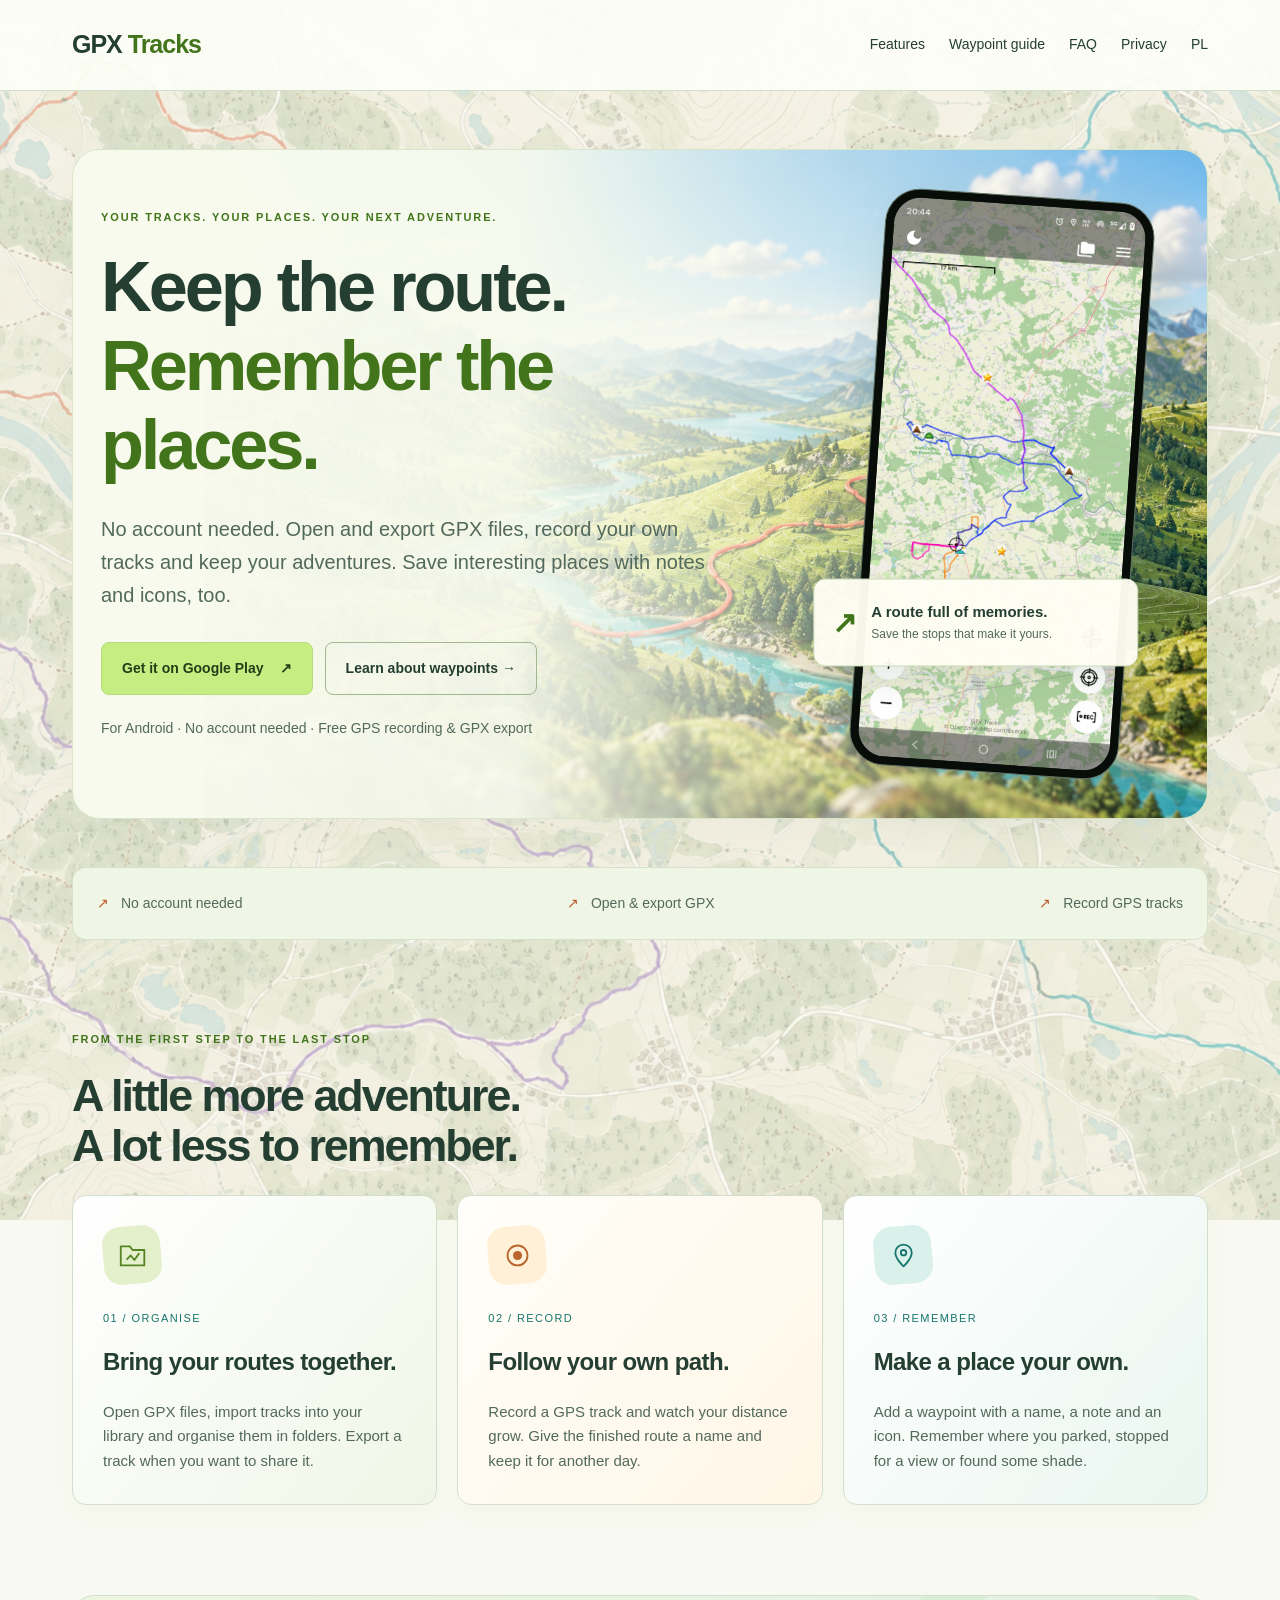
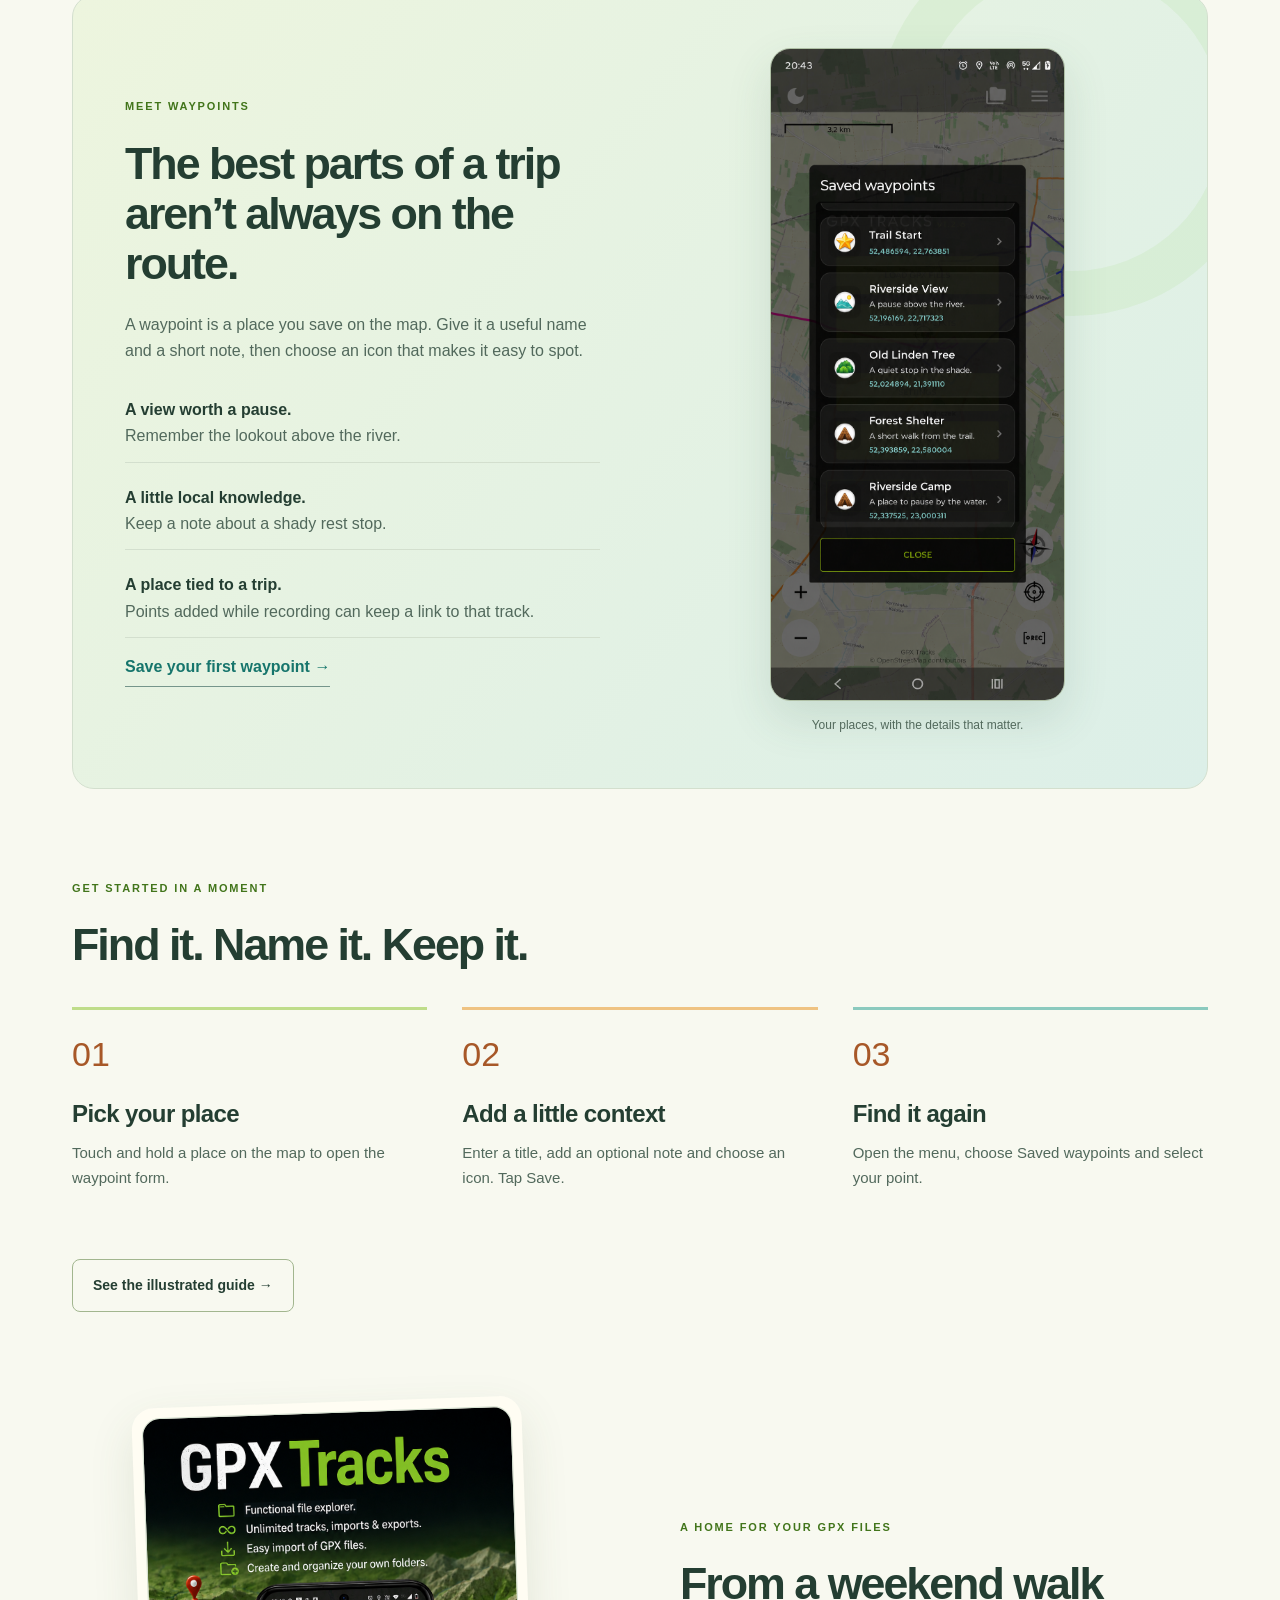
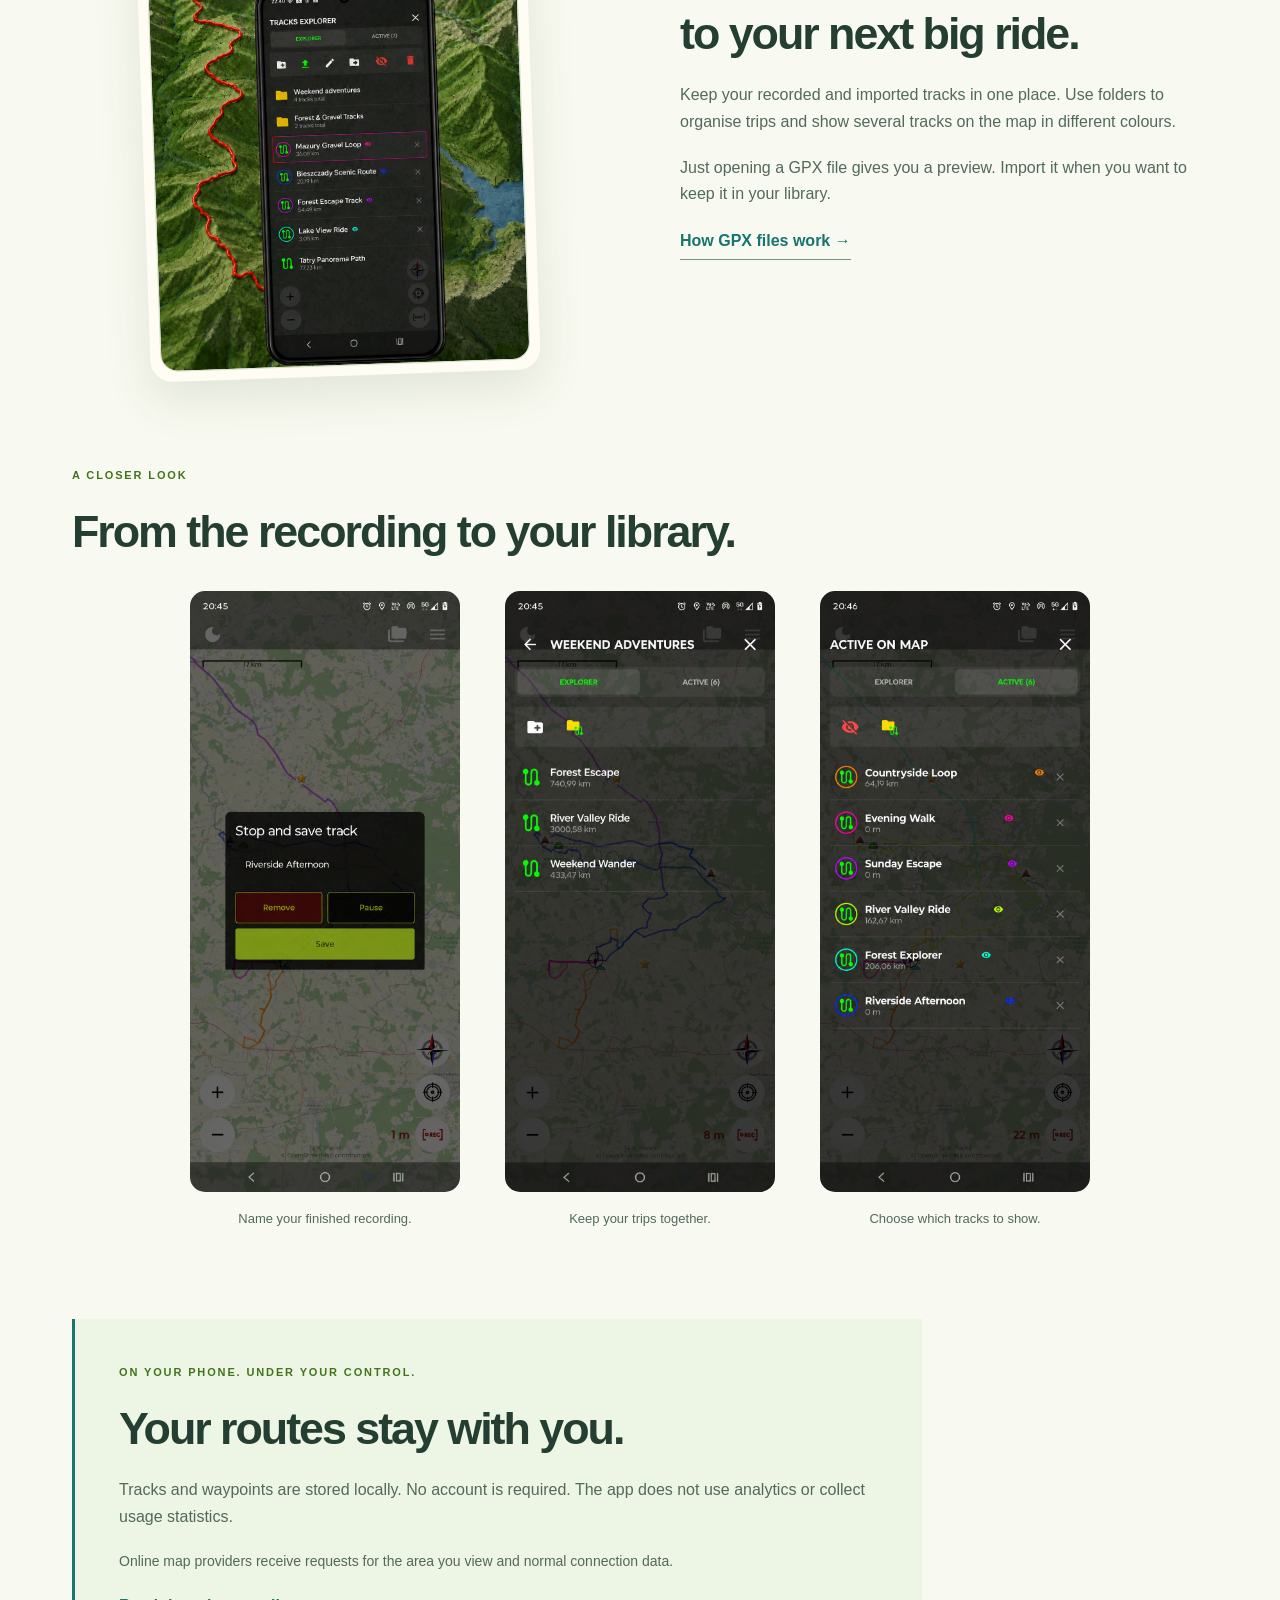
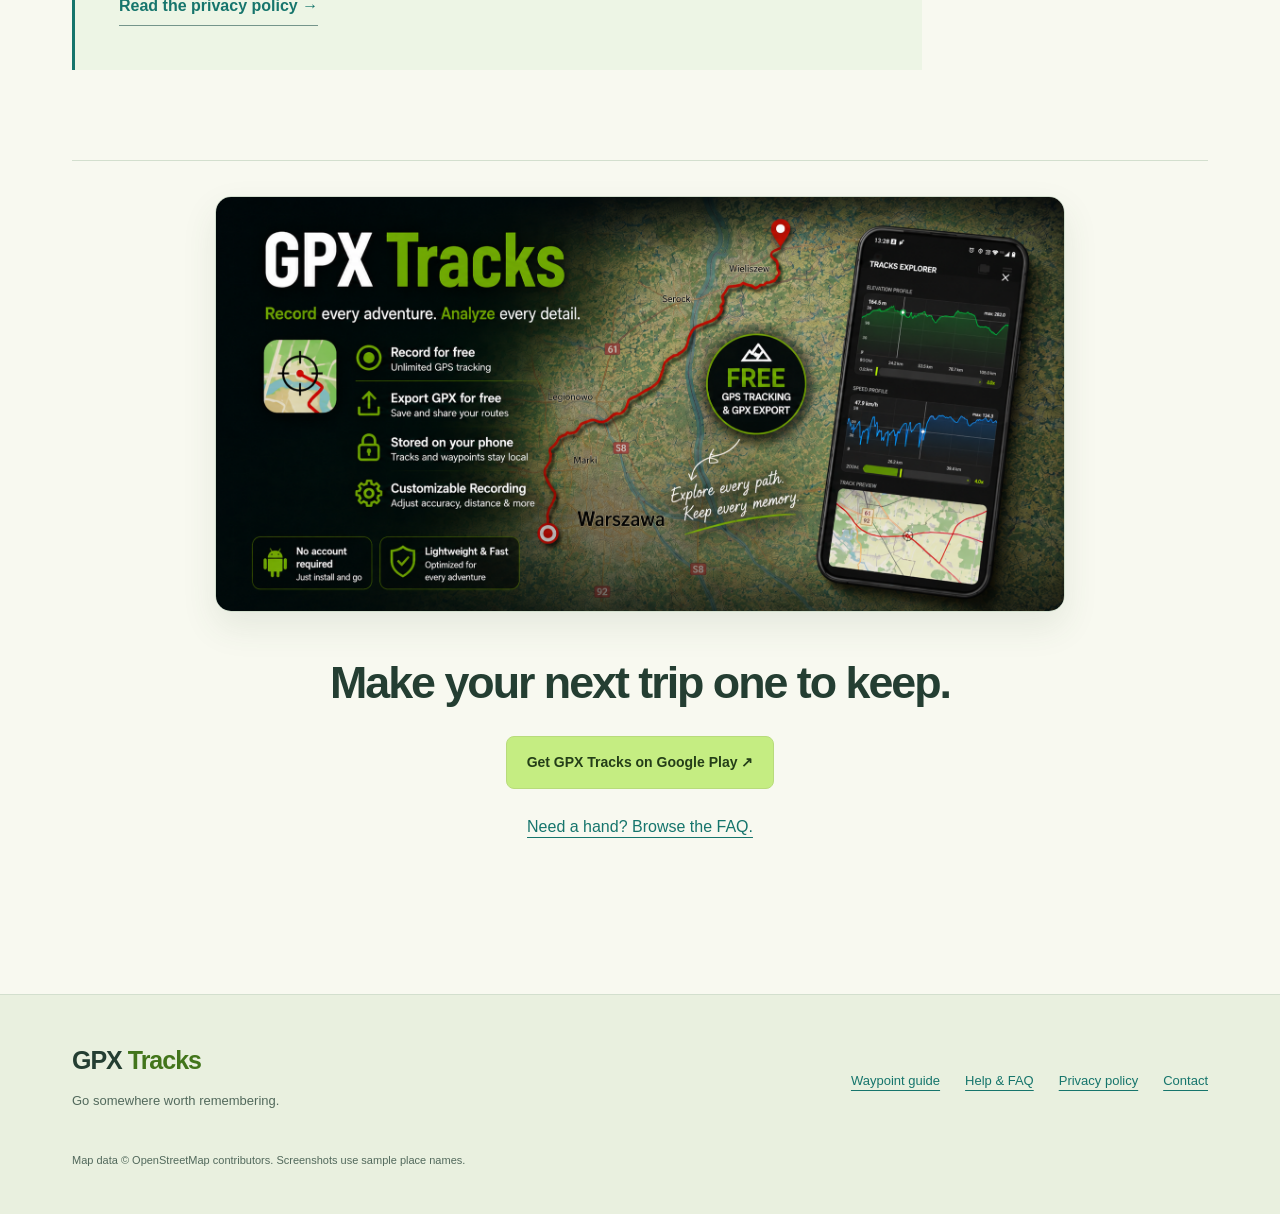
<file: index.html>
<!doctype html>
<html lang="en"><head><meta charset="utf-8"><meta name="viewport" content="width=device-width, initial-scale=1"><meta name="description" content="No account needed. Open and export GPX files, record GPS tracks and save interesting places with GPX Tracks for Android."><meta name="theme-color" content="#f8f9f0"><title>GPX Tracks — Keep the route. Remember the places.</title><link rel="stylesheet" href="style.css"><link rel="alternate" hreflang="en" href="index.html"><link rel="alternate" hreflang="pl" href="index-pl.html"><script src="parallax.js" defer></script></head><body><a class="skip-link" href="#content">Skip to content</a><header><nav aria-label="Main navigation"><a class="brand" href="index.html">GPX <span>Tracks</span></a><div><a href="index.html#features">Features</a><a href="waypoints-en.html">Waypoint guide</a><a href="faq-en.html">FAQ</a><a href="privacy-en.html">Privacy</a><a href="index-pl.html" lang="pl" aria-label="Polska wersja strony">PL</a></div></nav></header><main id="content">
<section class="landing-hero" aria-labelledby="hero-title"><div class="hero-copy"><p class="eyebrow">YOUR TRACKS. YOUR PLACES. YOUR NEXT ADVENTURE.</p><h1 id="hero-title">Keep the route.<br><em>Remember the places.</em></h1><p class="lead">No account needed. Open and export GPX files, record your own tracks and keep your adventures. Save interesting places with notes and icons, too.</p><div class="actions"><a class="button" href="https://play.google.com/store/apps/details?id=pl.smolisoft.gpxtracker">Get it on Google Play <span aria-hidden="true">↗</span></a><a class="button secondary" href="waypoints-en.html">Learn about waypoints →</a></div><p class="micro">For Android · No account needed · Free GPS recording & GPX export</p></div><div class="hero-device"><img src="assets/en/waypoints-map.png" alt="GPX Tracks showing coloured routes and saved waypoint icons on a map" width="921" height="2048" fetchpriority="high"><div class="floating-note"><span aria-hidden="true">↗</span><div>A route full of memories.<small>Save the stops that make it yours.</small></div></div></div></section>
<div class="value-strip"><span>No account needed</span><span>Open &amp; export GPX</span><span>Record GPS tracks</span></div>
<section id="features"><div class="section-heading"><p class="eyebrow">FROM THE FIRST STEP TO THE LAST STOP</p><h2>A little more adventure.<br>A lot less to remember.</h2></div><div class="grid feature-grid"><article class="card"><span class="feature-icon" aria-hidden="true"><svg viewBox="0 0 32 32" fill="none" stroke="currentColor" stroke-width="2" stroke-linecap="round" stroke-linejoin="round"><path d="M3 9V6h10l3 4h13v17H3Z"/><path d="m10 20 4-4 4 5 5-7"/></svg></span><span class="feature-number">01 / ORGANISE</span><h3>Bring your routes together.</h3><p>Open GPX files, import tracks into your library and organise them in folders. Export a track when you want to share it.</p></article><article class="card"><span class="feature-icon" aria-hidden="true"><svg viewBox="0 0 32 32" fill="none" stroke="currentColor" stroke-width="2" stroke-linecap="round" stroke-linejoin="round"><circle cx="16" cy="16" r="11"/><circle cx="16" cy="16" r="5" fill="currentColor" stroke="none"/></svg></span><span class="feature-number">02 / RECORD</span><h3>Follow your own path.</h3><p>Record a GPS track and watch your distance grow. Give the finished route a name and keep it for another day.</p></article><article class="card"><span class="feature-icon" aria-hidden="true"><svg viewBox="0 0 32 32" fill="none" stroke="currentColor" stroke-width="2" stroke-linecap="round" stroke-linejoin="round"><path d="M25 13c0 7-9 15-9 15S7 20 7 13a9 9 0 1 1 18 0Z"/><circle cx="16" cy="13" r="3"/></svg></span><span class="feature-number">03 / REMEMBER</span><h3>Make a place your own.</h3><p>Add a waypoint with a name, a note and an icon. Remember where you parked, stopped for a view or found some shade.</p></article></div></section>
<section class="waypoint-feature"><div><p class="eyebrow">MEET WAYPOINTS</p><h2>The best parts of a trip<br>aren’t always on the route.</h2><p>A waypoint is a place you save on the map. Give it a useful name and a short note, then choose an icon that makes it easy to spot.</p><ul class="plain-list"><li><strong>A view worth a pause.</strong> Remember the lookout above the river.</li><li><strong>A little local knowledge.</strong> Keep a note about a shady rest stop.</li><li><strong>A place tied to a trip.</strong> Points added while recording can keep a link to that track.</li></ul><a class="text-link" href="waypoints-en.html">Save your first waypoint →</a></div><figure class="phone-shot"><a href="assets/en/waypoints-list.png" aria-label="Enlarge: Saved waypoints with English sample names and outdoor notes"><img src="assets/en/waypoints-list.png" alt="Saved waypoints with English sample names and outdoor notes" loading="lazy" width="921" height="2048"></a><figcaption>Your places, with the details that matter.</figcaption></figure></section>
<section class="quick-start"><p class="eyebrow">GET STARTED IN A MOMENT</p><h2>Find it. Name it. Keep it.</h2><ol class="steps"><li><span>01</span><h3>Pick your place</h3><p>Touch and hold a place on the map to open the waypoint form.</p></li><li><span>02</span><h3>Add a little context</h3><p>Enter a title, add an optional note and choose an icon. Tap Save.</p></li><li><span>03</span><h3>Find it again</h3><p>Open the menu, choose Saved waypoints and select your point.</p></li></ol><a class="button secondary" href="waypoints-en.html">See the illustrated guide →</a></section>
<section class="library-feature"><figure><a href="assets/en/tracks-explorer.png"><img src="assets/en/tracks-explorer.png" alt="GPX Tracks promotional artwork showing the track explorer and route folders" width="1024" height="1536" loading="lazy"></a></figure><div><p class="eyebrow">A HOME FOR YOUR GPX FILES</p><h2>From a weekend walk<br>to your next big ride.</h2><p>Keep your recorded and imported tracks in one place. Use folders to organise trips and show several tracks on the map in different colours.</p><p>Just opening a GPX file gives you a preview. Import it when you want to keep it in your library.</p><a class="text-link" href="faq-en.html#gpx">How GPX files work →</a></div></section>
<section><p class="eyebrow">A CLOSER LOOK</p><h2>From the recording to your library.</h2><div class="screenshots extra-gallery"><figure><a href="assets/en/track-save.png"><img src="assets/en/track-save.png" alt="Save a recording with an example track name" width="841" height="1870" loading="lazy"></a><figcaption>Name your finished recording.</figcaption></figure><figure><a href="assets/en/track-library.png"><img src="assets/en/track-library.png" alt="Track library with sample weekend routes" width="841" height="1870" loading="lazy"></a><figcaption>Keep your trips together.</figcaption></figure><figure><a href="assets/en/tracks-active.png"><img src="assets/en/tracks-active.png" alt="Active map tracks in different colours" width="841" height="1870" loading="lazy"></a><figcaption>Choose which tracks to show.</figcaption></figure></div></section><section class="privacy-feature"><p class="eyebrow">ON YOUR PHONE. UNDER YOUR CONTROL.</p><h2>Your routes stay with you.</h2><p>Tracks and waypoints are stored locally. No account is required. The app does not use analytics or collect usage statistics.</p><p class="muted">Online map providers receive requests for the area you view and normal connection data.</p><a class="text-link" href="privacy-en.html">Read the privacy policy →</a></section>
<section class="closing"><img class="legacy-banner" src="assets/en/gpx-tracks-banner.png" alt="GPX Tracks: GPS recording, GPX export and local track storage" width="1024" height="500" loading="lazy"><h2>Make your next trip one to keep.</h2><a class="button" href="https://play.google.com/store/apps/details?id=pl.smolisoft.gpxtracker">Get GPX Tracks on Google Play ↗</a><p><a href="faq-en.html">Need a hand? Browse the FAQ.</a></p></section></main><footer><div><a class="brand" href="index.html">GPX <span>Tracks</span></a><p>Go somewhere worth remembering.</p></div><div><a href="waypoints-en.html">Waypoint guide</a><a href="faq-en.html">Help & FAQ</a><a href="privacy-en.html">Privacy policy</a><a href="mailto:trackergpx@gmail.com">Contact</a></div><small>Map data © OpenStreetMap contributors. Screenshots use sample place names.</small></footer></body></html>
</file>
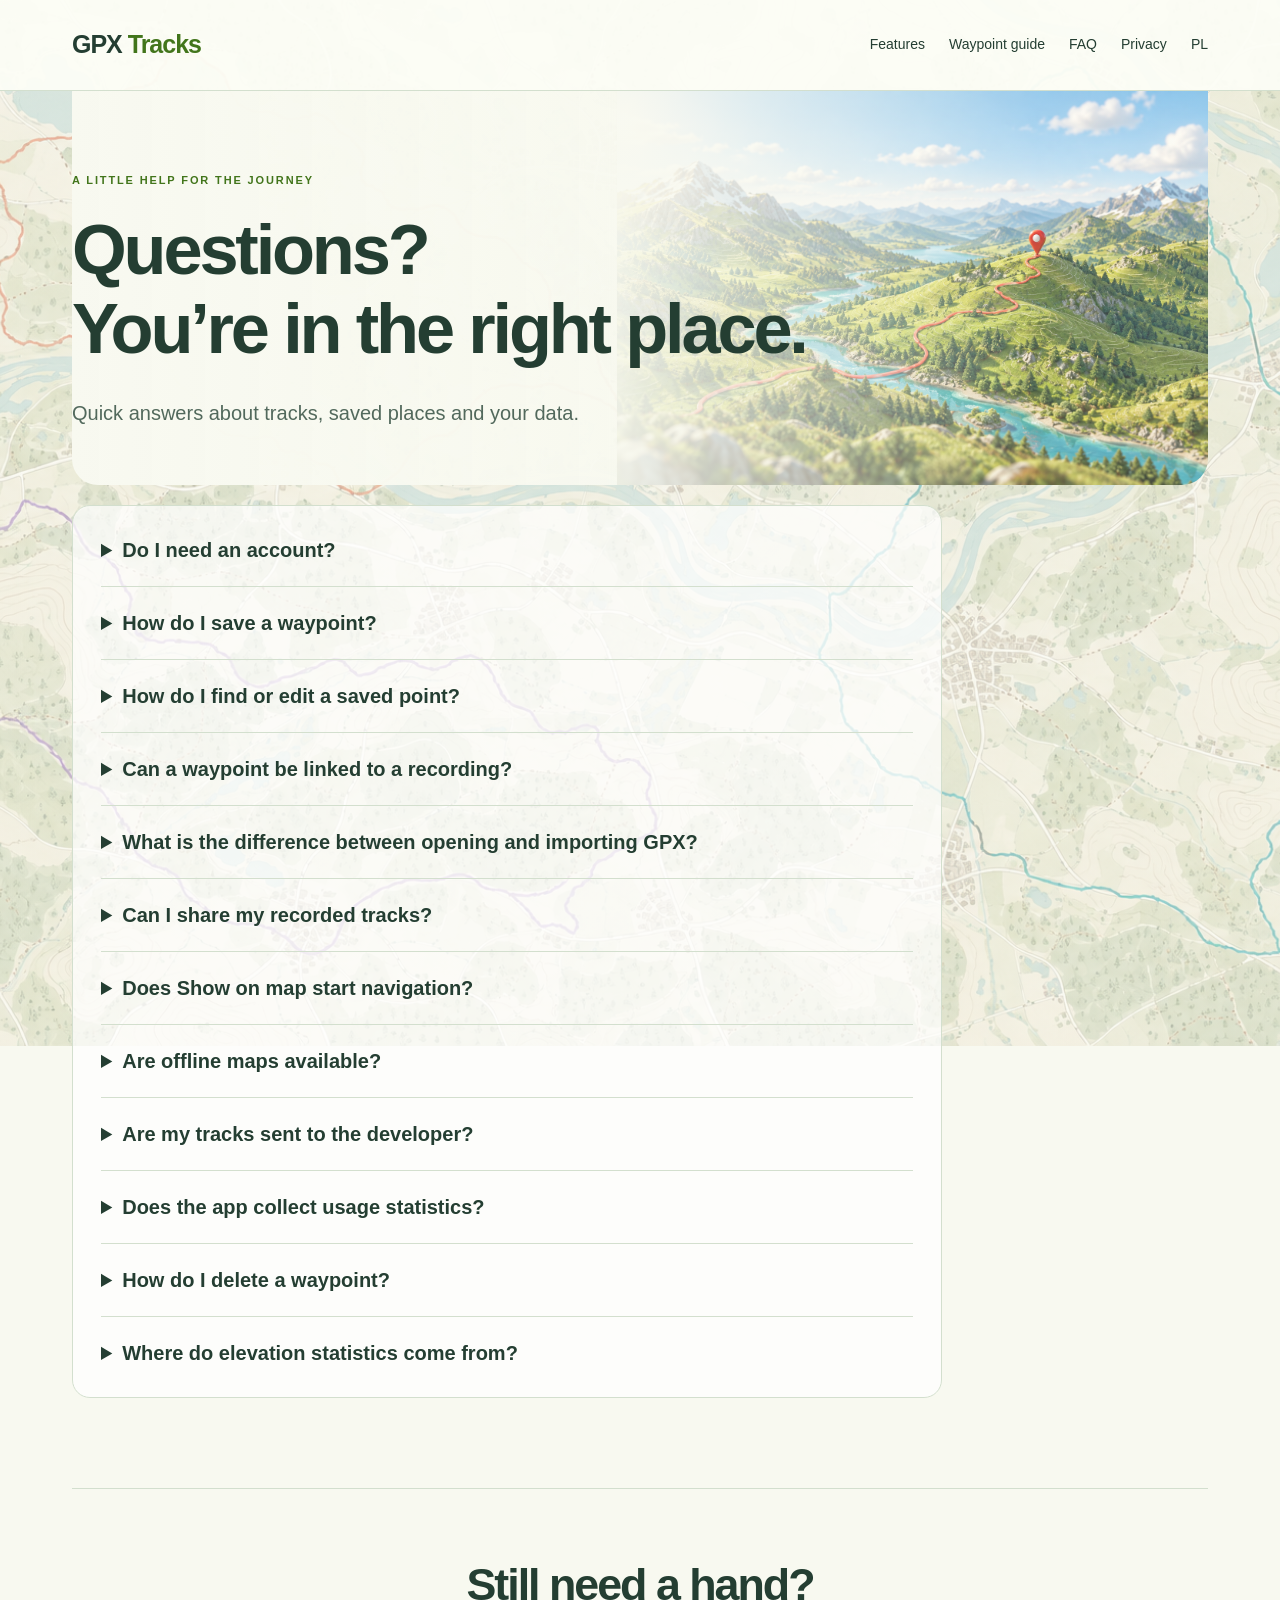
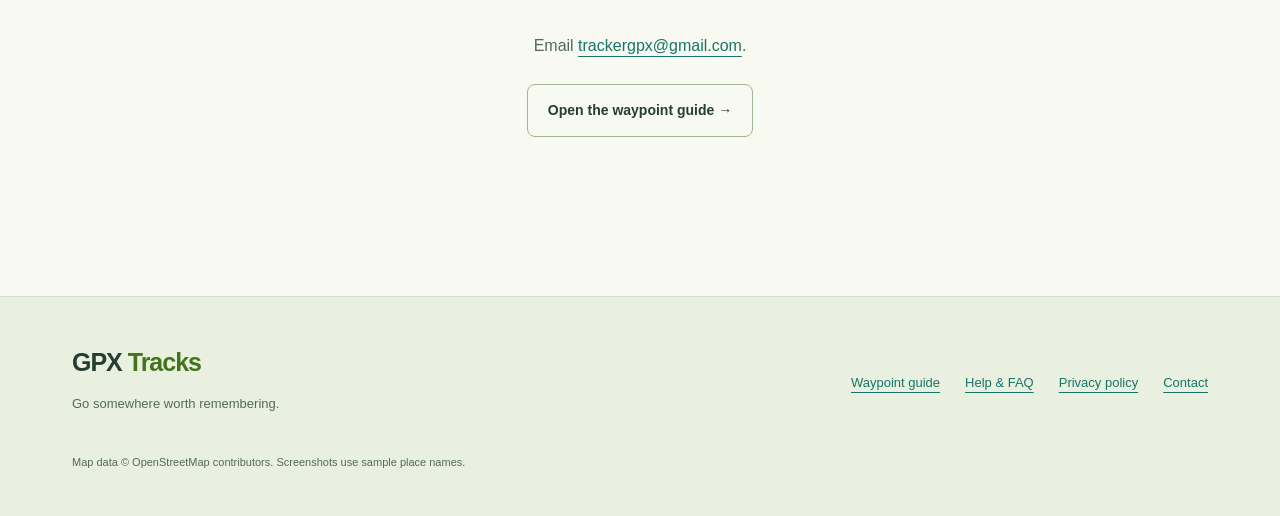
<file: faq-en.html>
<!doctype html>
<html lang="en"><head><meta charset="utf-8"><meta name="viewport" content="width=device-width, initial-scale=1"><meta name="description" content="Answers about GPX Tracks, waypoint editing, GPX import and export, local storage and the absence of analytics."><meta name="theme-color" content="#f8f9f0"><title>FAQ — GPX Tracks</title><link rel="stylesheet" href="style.css"><link rel="alternate" hreflang="en" href="faq-en.html"><link rel="alternate" hreflang="pl" href="faq.html"><script src="parallax.js" defer></script></head><body><a class="skip-link" href="#content">Skip to content</a><header><nav aria-label="Main navigation"><a class="brand" href="index.html">GPX <span>Tracks</span></a><div><a href="index.html#features">Features</a><a href="waypoints-en.html">Waypoint guide</a><a href="faq-en.html">FAQ</a><a href="privacy-en.html">Privacy</a><a href="faq.html" lang="pl" aria-label="Polska wersja strony">PL</a></div></nav></header><main id="content"><div class="page-heading"><p class="eyebrow">A LITTLE HELP FOR THE JOURNEY</p><h1>Questions?<br>You’re in the right place.</h1><p class="lead">Quick answers about tracks, saved places and your data.</p></div><section class="faq-list"><details id="basics"><summary>Do I need an account?</summary><p>No. You can record tracks and save waypoints without creating an account. Your tracks and saved places are stored locally on your phone.</p></details><details id="waypoints"><summary>How do I save a waypoint?</summary><p>Touch and hold a place on the map, enter a title, optionally add a description, choose an icon and tap Save. See the <a href="waypoints-en.html">illustrated waypoint guide</a>.</p></details><details id="find"><summary>How do I find or edit a saved point?</summary><p>Open the main menu and tap Saved waypoints. Select a point, then use Show on map or open its editor to change the name, note or icon.</p></details><details id="linked"><summary>Can a waypoint be linked to a recording?</summary><p>A point created while recording can retain a link to that track. Its details let you show or hide the linked track. Points saved outside a recording do not need a linked track.</p></details><details id="gpx"><summary>What is the difference between opening and importing GPX?</summary><p>Opening a GPX file shows a preview. Importing saves the track in your local library. You can open a file from your file manager with GPX Tracks or use Load GPX files in the app menu.</p></details><details id="export"><summary>Can I share my recorded tracks?</summary><p>Yes. Export a track as a GPX file and use the sharing options available on your phone. The app or person you share with receives that exported copy.</p></details><details id="navigation"><summary>Does Show on map start navigation?</summary><p>No. It centres the map on your point. GPX Tracks records and displays tracks and saved places; it does not provide turn-by-turn directions.</p></details><details id="offline"><summary>Are offline maps available?</summary><p>The current release provides online maps. Offline maps are still in development.</p></details><details id="privacy"><summary>Are my tracks sent to the developer?</summary><p>Saved tracks, coordinates and waypoint content are not uploaded to the developer. Online map providers receive requests for the map area you view and standard connection data. Read the <a href="privacy-en.html">privacy policy</a> for details.</p></details><details id="analytics"><summary>Does the app collect usage statistics?</summary><p>No. GPX Tracks does not use analytics or collect usage statistics.</p></details><details id="delete"><summary>How do I delete a waypoint?</summary><p>Open the point’s details, choose Delete waypoint and confirm. It disappears from the map and saved list. There is currently no restore control in the app.</p></details><details id="elevation"><summary>Where do elevation statistics come from?</summary><p>They are calculated locally from altitude measurements recorded by your device’s GPS.</p></details></section><section class="closing"><h2>Still need a hand?</h2><p>Email <a href="mailto:trackergpx@gmail.com">trackergpx@gmail.com</a>.</p><a class="button secondary" href="waypoints-en.html">Open the waypoint guide →</a></section></main><footer><div><a class="brand" href="index.html">GPX <span>Tracks</span></a><p>Go somewhere worth remembering.</p></div><div><a href="waypoints-en.html">Waypoint guide</a><a href="faq-en.html">Help & FAQ</a><a href="privacy-en.html">Privacy policy</a><a href="mailto:trackergpx@gmail.com">Contact</a></div><small>Map data © OpenStreetMap contributors. Screenshots use sample place names.</small></footer></body></html>
</file>
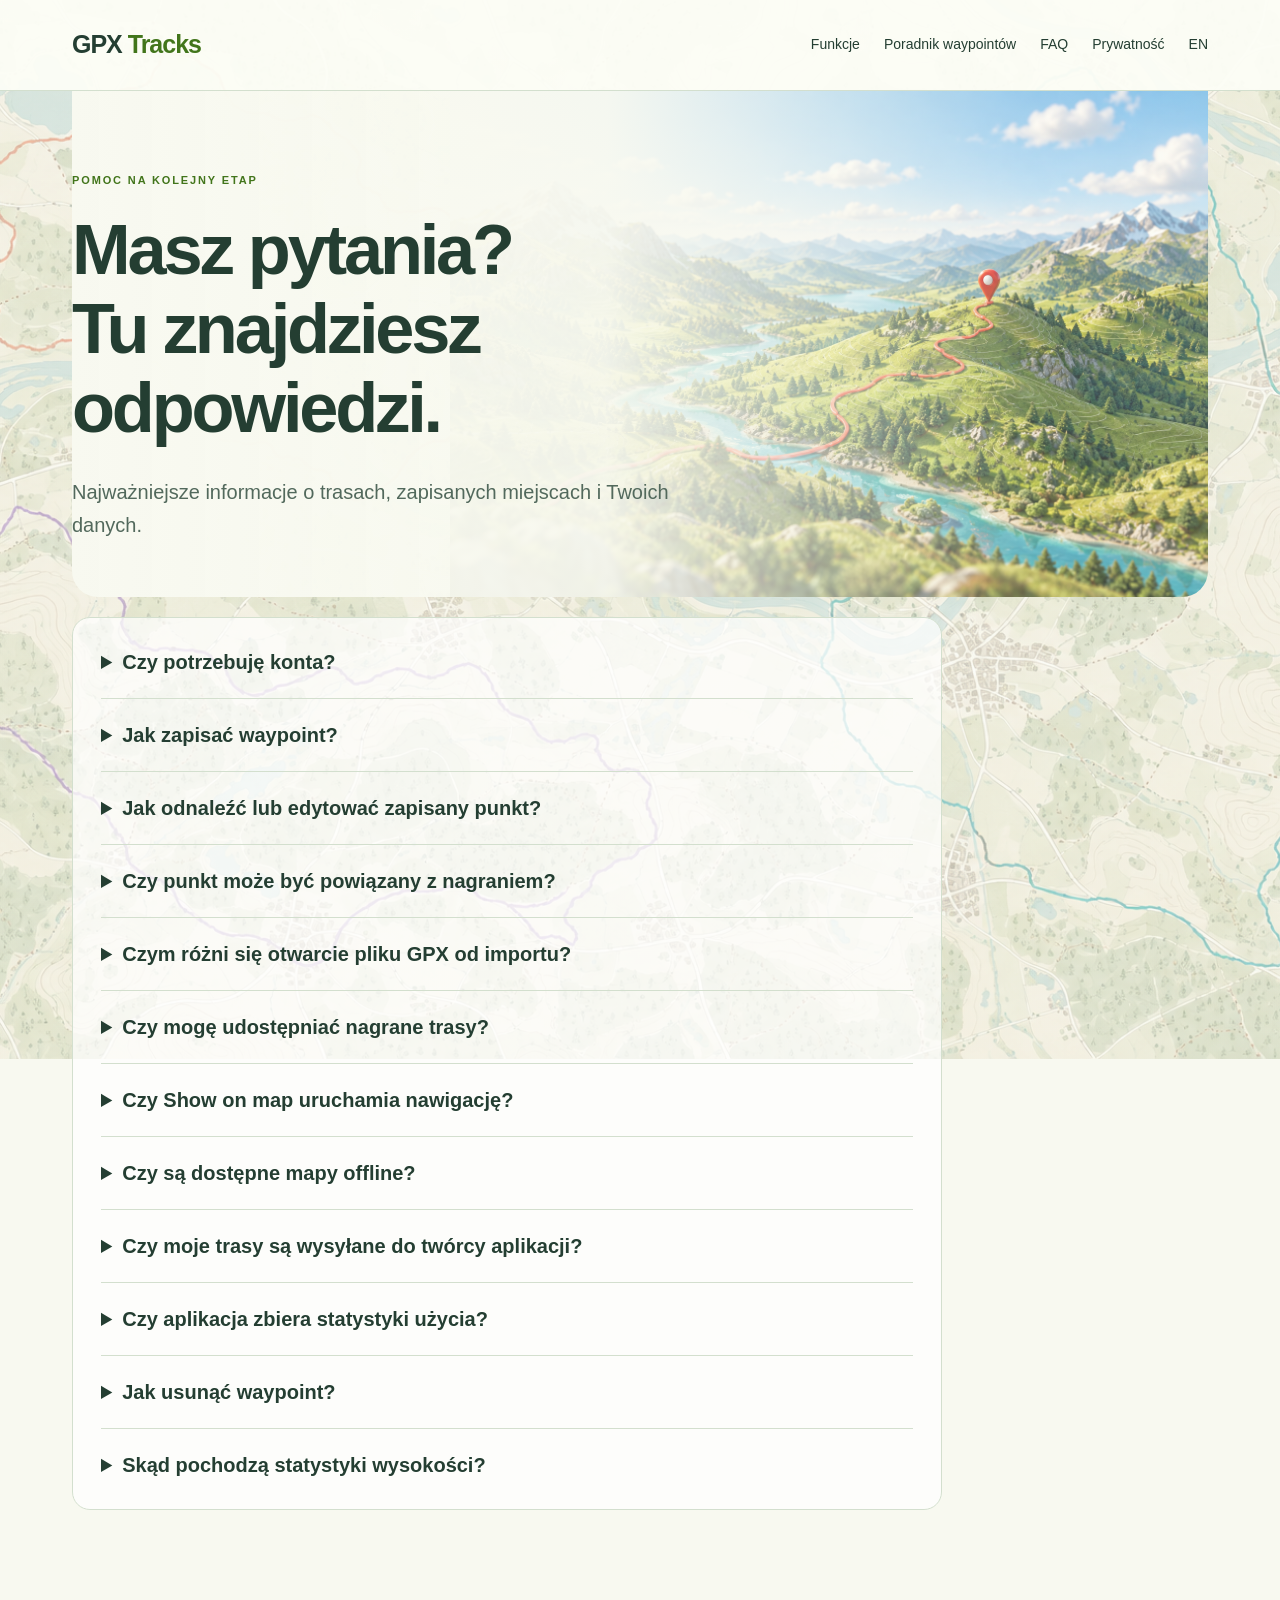
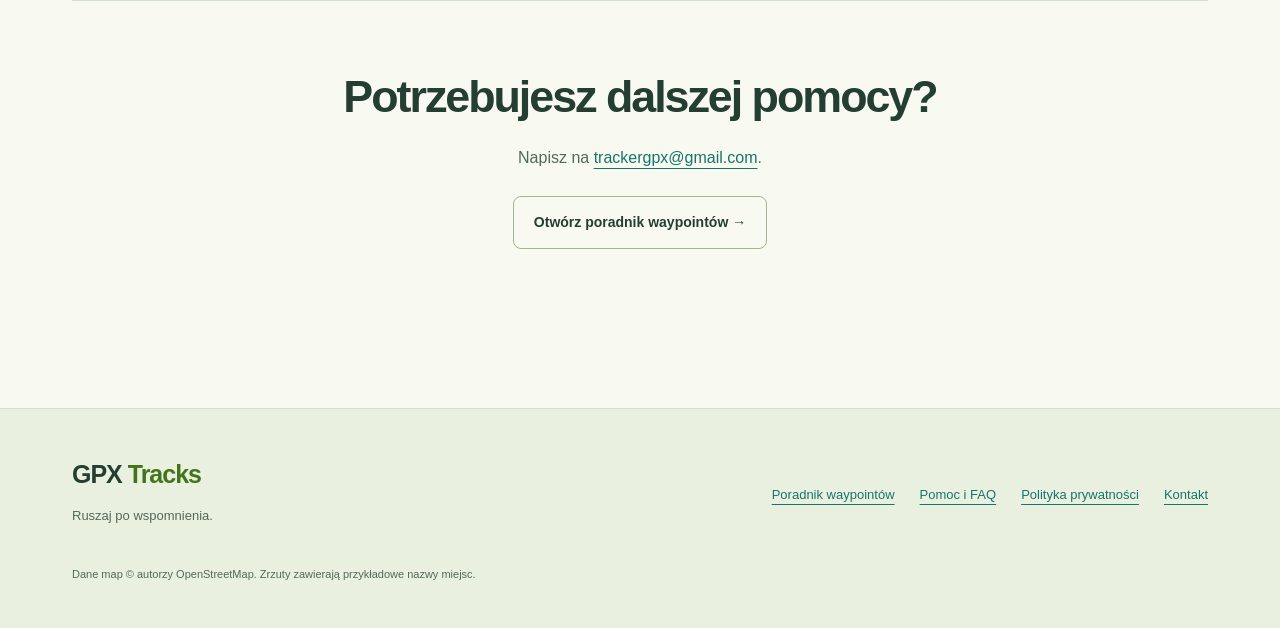
<file: faq.html>
<!doctype html>
<html lang="pl"><head><meta charset="utf-8"><meta name="viewport" content="width=device-width, initial-scale=1"><meta name="description" content="Odpowiedzi na pytania o GPX Tracks, waypointy, import i eksport GPX, lokalne dane oraz brak analityki."><meta name="theme-color" content="#f8f9f0"><title>FAQ — GPX Tracks</title><link rel="stylesheet" href="style.css"><link rel="alternate" hreflang="en" href="faq-en.html"><link rel="alternate" hreflang="pl" href="faq.html"><script src="parallax.js" defer></script></head><body><a class="skip-link" href="#content">Przejdź do treści</a><header><nav aria-label="Nawigacja główna"><a class="brand" href="index-pl.html">GPX <span>Tracks</span></a><div><a href="index-pl.html#features">Funkcje</a><a href="waypoints-pl.html">Poradnik waypointów</a><a href="faq.html">FAQ</a><a href="privacy.html">Prywatność</a><a href="faq-en.html" lang="en" aria-label="English version">EN</a></div></nav></header><main id="content"><div class="page-heading"><p class="eyebrow">POMOC NA KOLEJNY ETAP</p><h1>Masz pytania?<br>Tu znajdziesz odpowiedzi.</h1><p class="lead">Najważniejsze informacje o trasach, zapisanych miejscach i Twoich danych.</p></div><section class="faq-list"><details id="basics"><summary>Czy potrzebuję konta?</summary><p>Nie. Możesz nagrywać trasy i zapisywać waypointy bez zakładania konta. Trasy i miejsca są przechowywane lokalnie na telefonie.</p></details><details id="waypoints"><summary>Jak zapisać waypoint?</summary><p>Dotknij miejsca na mapie i przytrzymaj, wpisz nazwę, opcjonalnie dodaj opis, wybierz ikonę i naciśnij Save. Zobacz <a href="waypoints-pl.html">ilustrowany poradnik waypointów</a>.</p></details><details id="find"><summary>Jak odnaleźć lub edytować zapisany punkt?</summary><p>Otwórz menu główne i wybierz Saved waypoints. Dotknij punktu, a następnie użyj Show on map, aby pokazać go na mapie, lub otwórz edytor, aby zmienić nazwę, notatkę bądź ikonę.</p></details><details id="linked"><summary>Czy punkt może być powiązany z nagraniem?</summary><p>Punkt dodany podczas nagrywania może zachować powiązanie z tą trasą. W jego szczegółach możesz ją pokazać lub ukryć. Punkty zapisane poza nagrywaniem nie muszą mieć powiązanej trasy.</p></details><details id="gpx"><summary>Czym różni się otwarcie pliku GPX od importu?</summary><p>Otwarcie pliku GPX wyświetla podgląd. Import zapisuje trasę w lokalnej bibliotece. Możesz otworzyć plik z menedżera plików za pomocą GPX Tracks lub wybrać Load GPX files w menu aplikacji.</p></details><details id="export"><summary>Czy mogę udostępniać nagrane trasy?</summary><p>Tak. Wyeksportuj trasę jako plik GPX i skorzystaj z opcji udostępniania w telefonie. Wybrana aplikacja lub osoba otrzyma tę wyeksportowaną kopię.</p></details><details id="navigation"><summary>Czy Show on map uruchamia nawigację?</summary><p>Nie. Ten przycisk wyśrodkowuje mapę na punkcie. GPX Tracks nagrywa i wyświetla trasy oraz zapisane miejsca; nie prowadzi zakręt po zakręcie.</p></details><details id="offline"><summary>Czy są dostępne mapy offline?</summary><p>Obecna wersja udostępnia mapy online. Mapy offline są jeszcze w przygotowaniu.</p></details><details id="privacy"><summary>Czy moje trasy są wysyłane do twórcy aplikacji?</summary><p>Zapisane trasy, współrzędne i treści waypointów nie są przesyłane do twórcy. Dostawcy map online otrzymują żądania dotyczące oglądanego obszaru i standardowe dane połączenia. Szczegóły opisuje <a href="privacy.html">polityka prywatności</a>.</p></details><details id="analytics"><summary>Czy aplikacja zbiera statystyki użycia?</summary><p>Nie. GPX Tracks nie korzysta z analityki ani nie zbiera statystyk użycia.</p></details><details id="delete"><summary>Jak usunąć waypoint?</summary><p>Otwórz szczegóły punktu, wybierz Delete waypoint i potwierdź. Punkt zniknie z mapy i listy. Aplikacja nie ma obecnie opcji przywracania punktów.</p></details><details id="elevation"><summary>Skąd pochodzą statystyki wysokości?</summary><p>Są obliczane lokalnie na podstawie wysokości zarejestrowanej przez GPS urządzenia.</p></details></section><section class="closing"><h2>Potrzebujesz dalszej pomocy?</h2><p>Napisz na <a href="mailto:trackergpx@gmail.com">trackergpx@gmail.com</a>.</p><a class="button secondary" href="waypoints-pl.html">Otwórz poradnik waypointów →</a></section></main><footer><div><a class="brand" href="index-pl.html">GPX <span>Tracks</span></a><p>Ruszaj po wspomnienia.</p></div><div><a href="waypoints-pl.html">Poradnik waypointów</a><a href="faq.html">Pomoc i FAQ</a><a href="privacy.html">Polityka prywatności</a><a href="mailto:trackergpx@gmail.com">Kontakt</a></div><small>Dane map © autorzy OpenStreetMap. Zrzuty zawierają przykładowe nazwy miejsc.</small></footer></body></html>
</file>
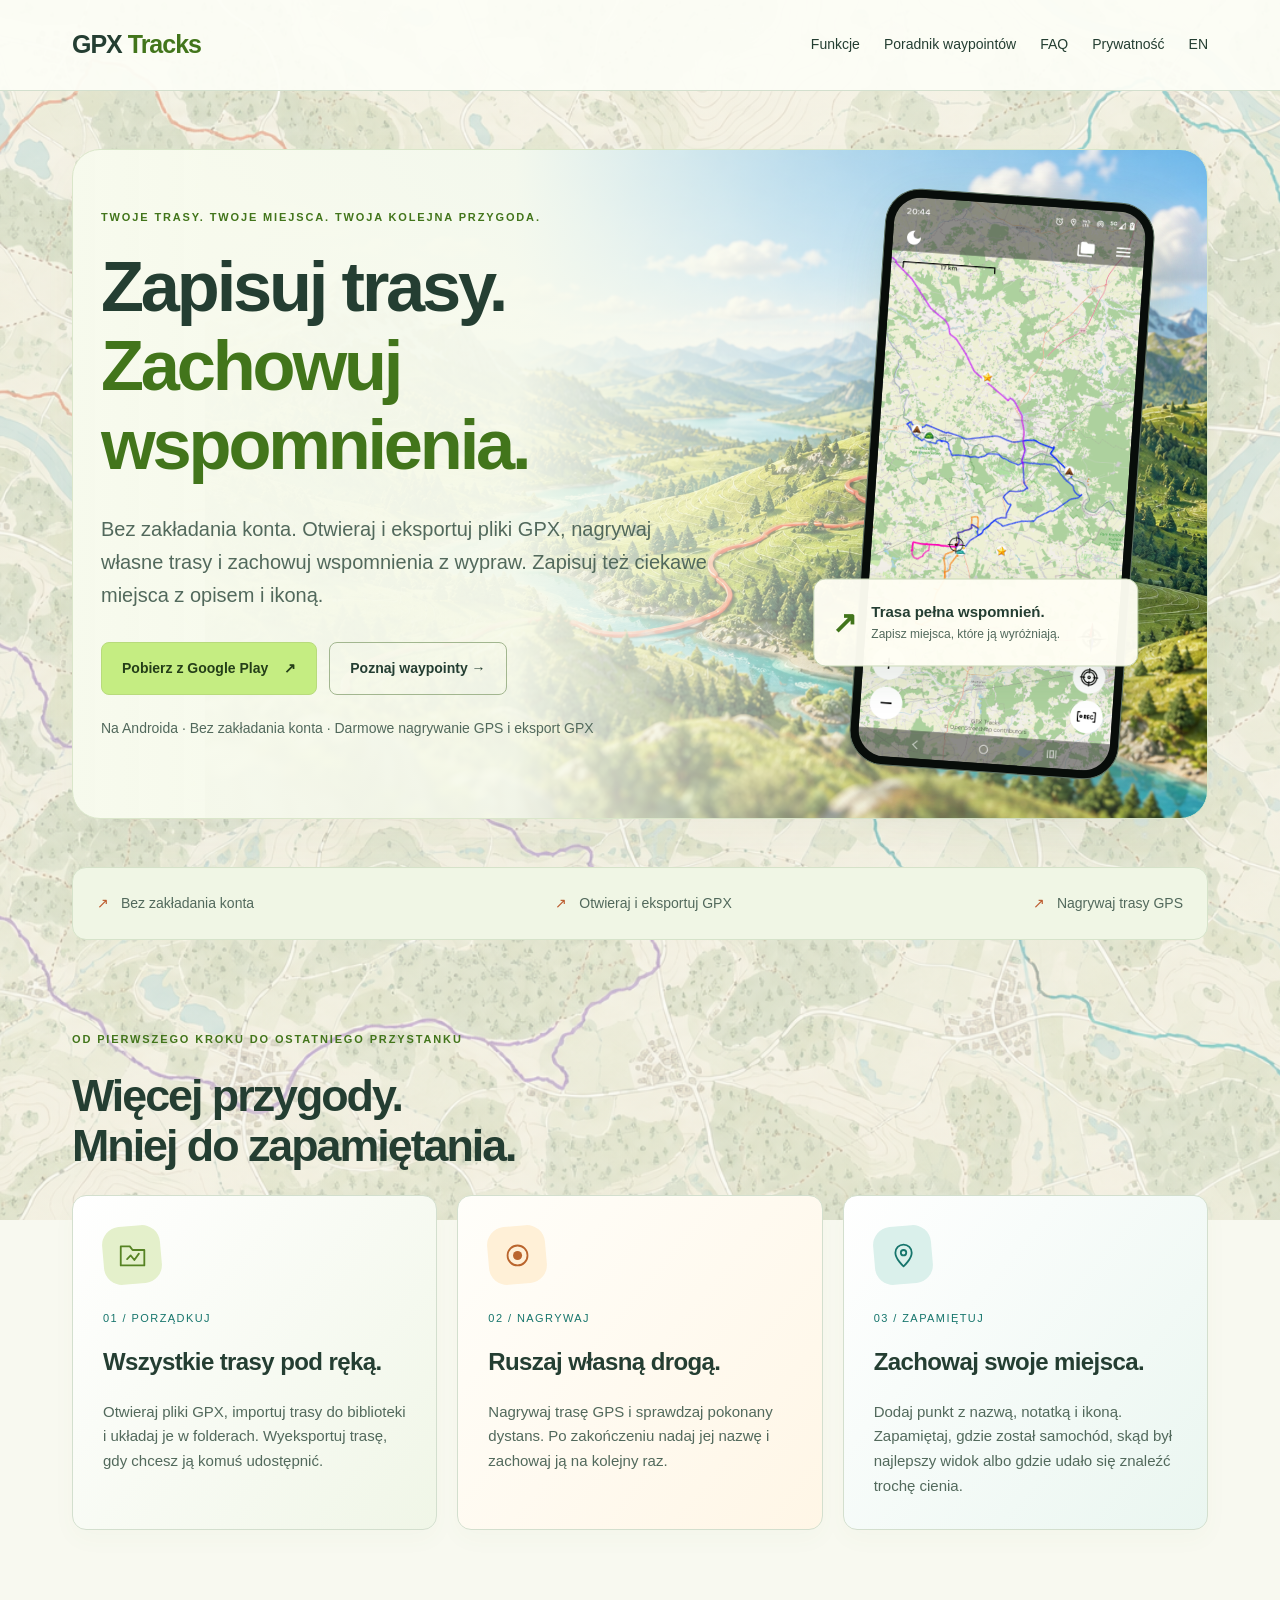
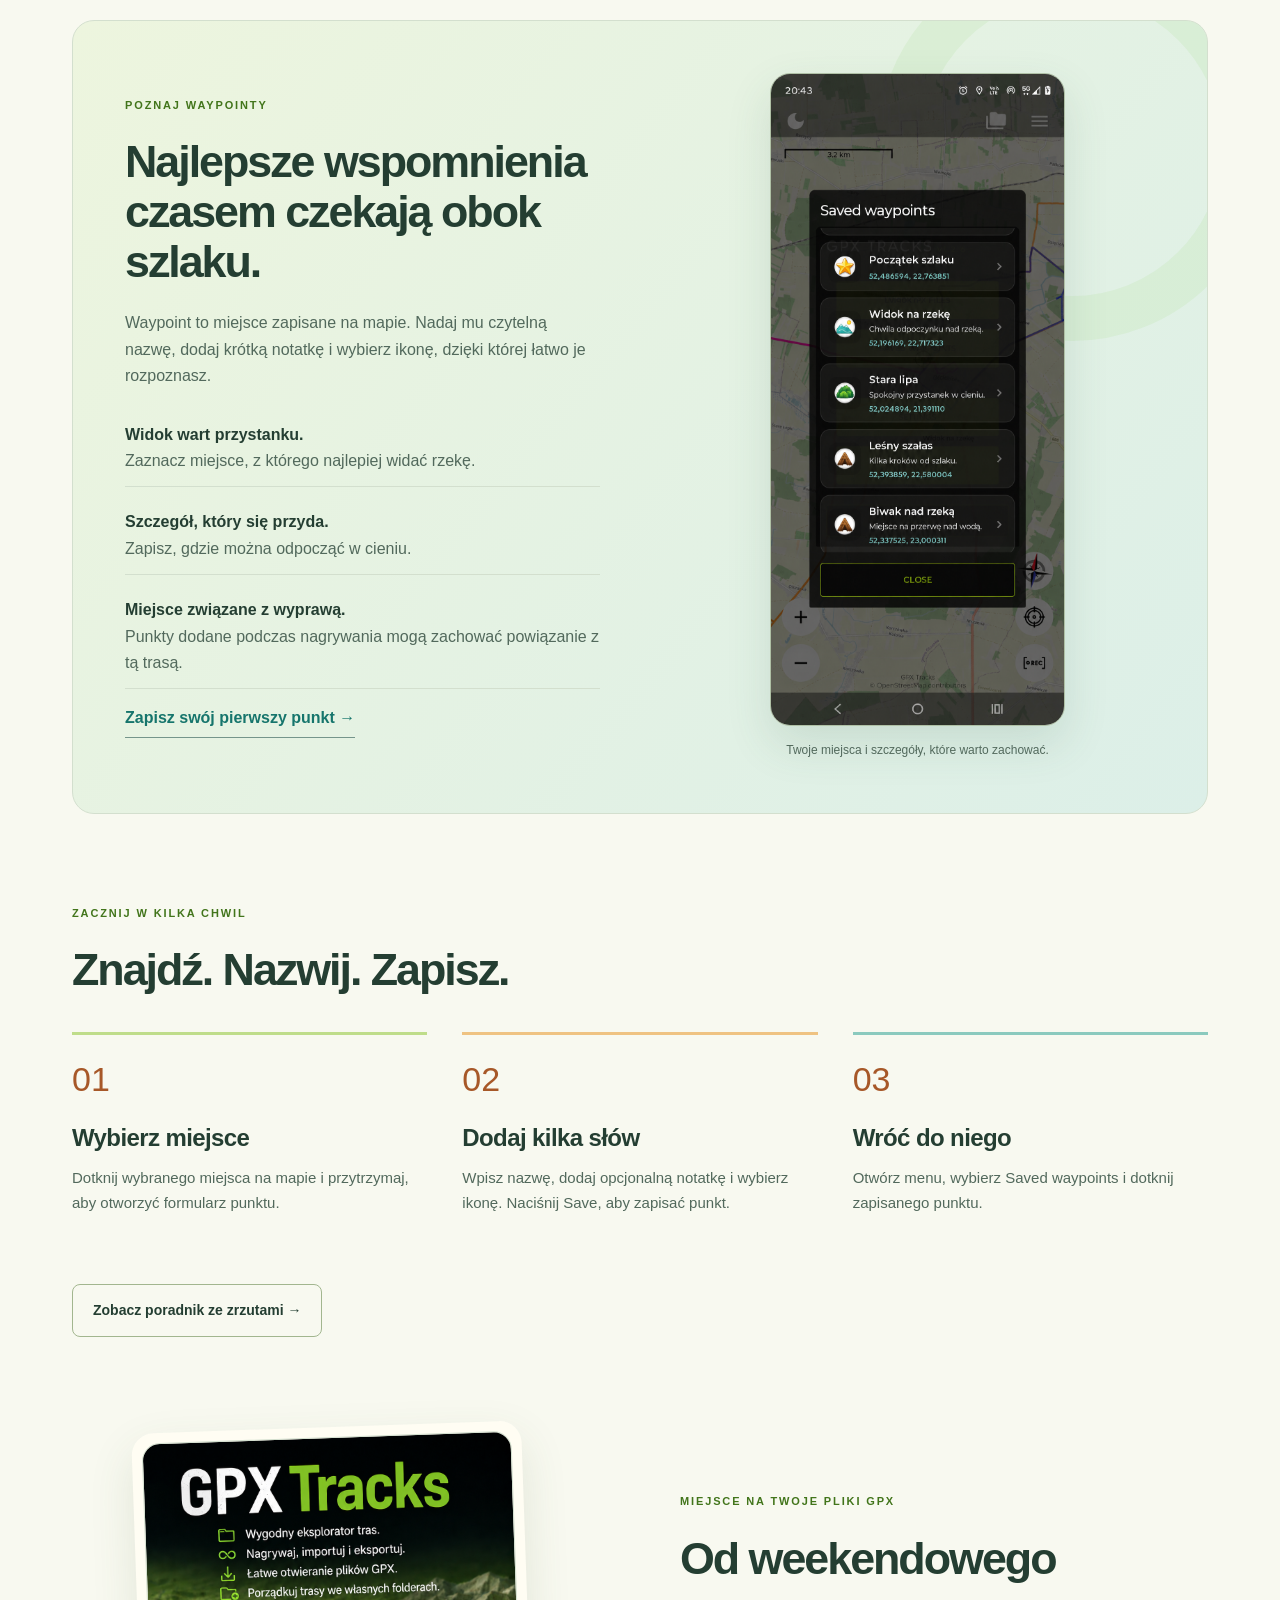
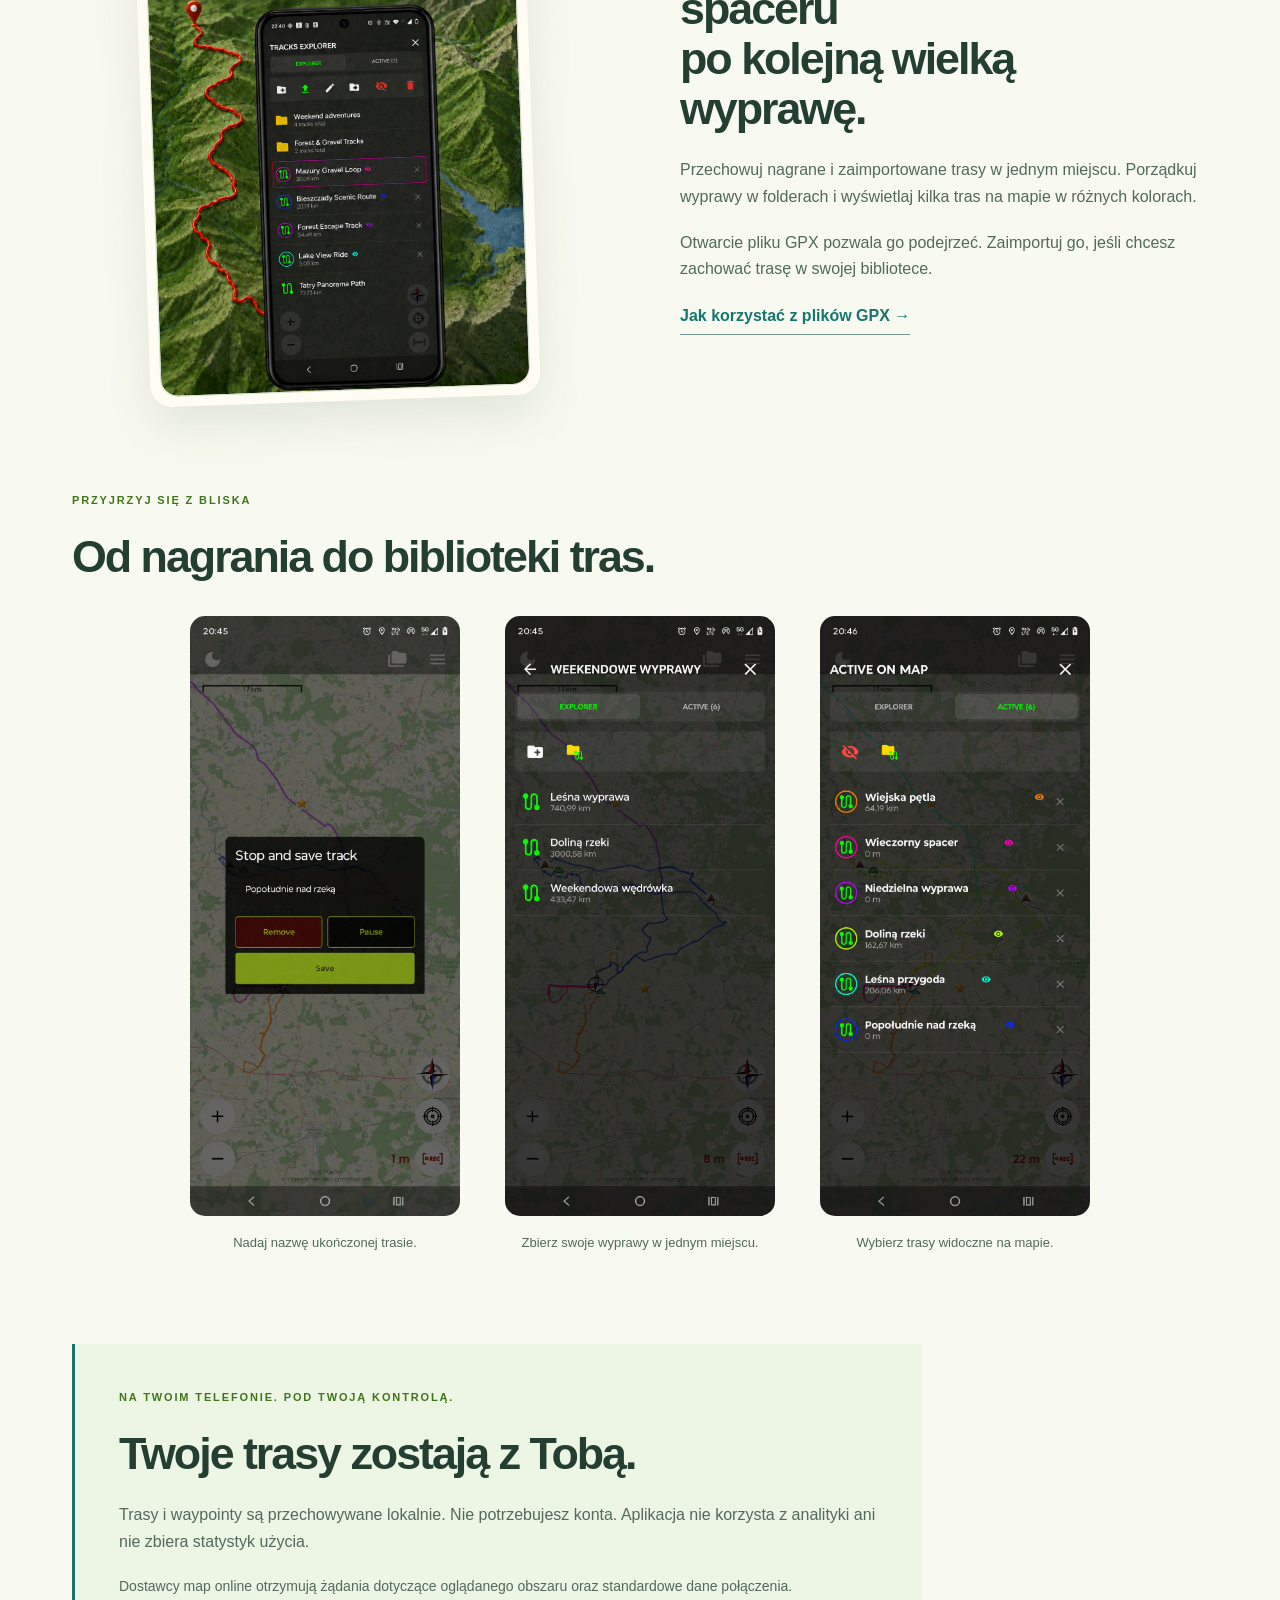
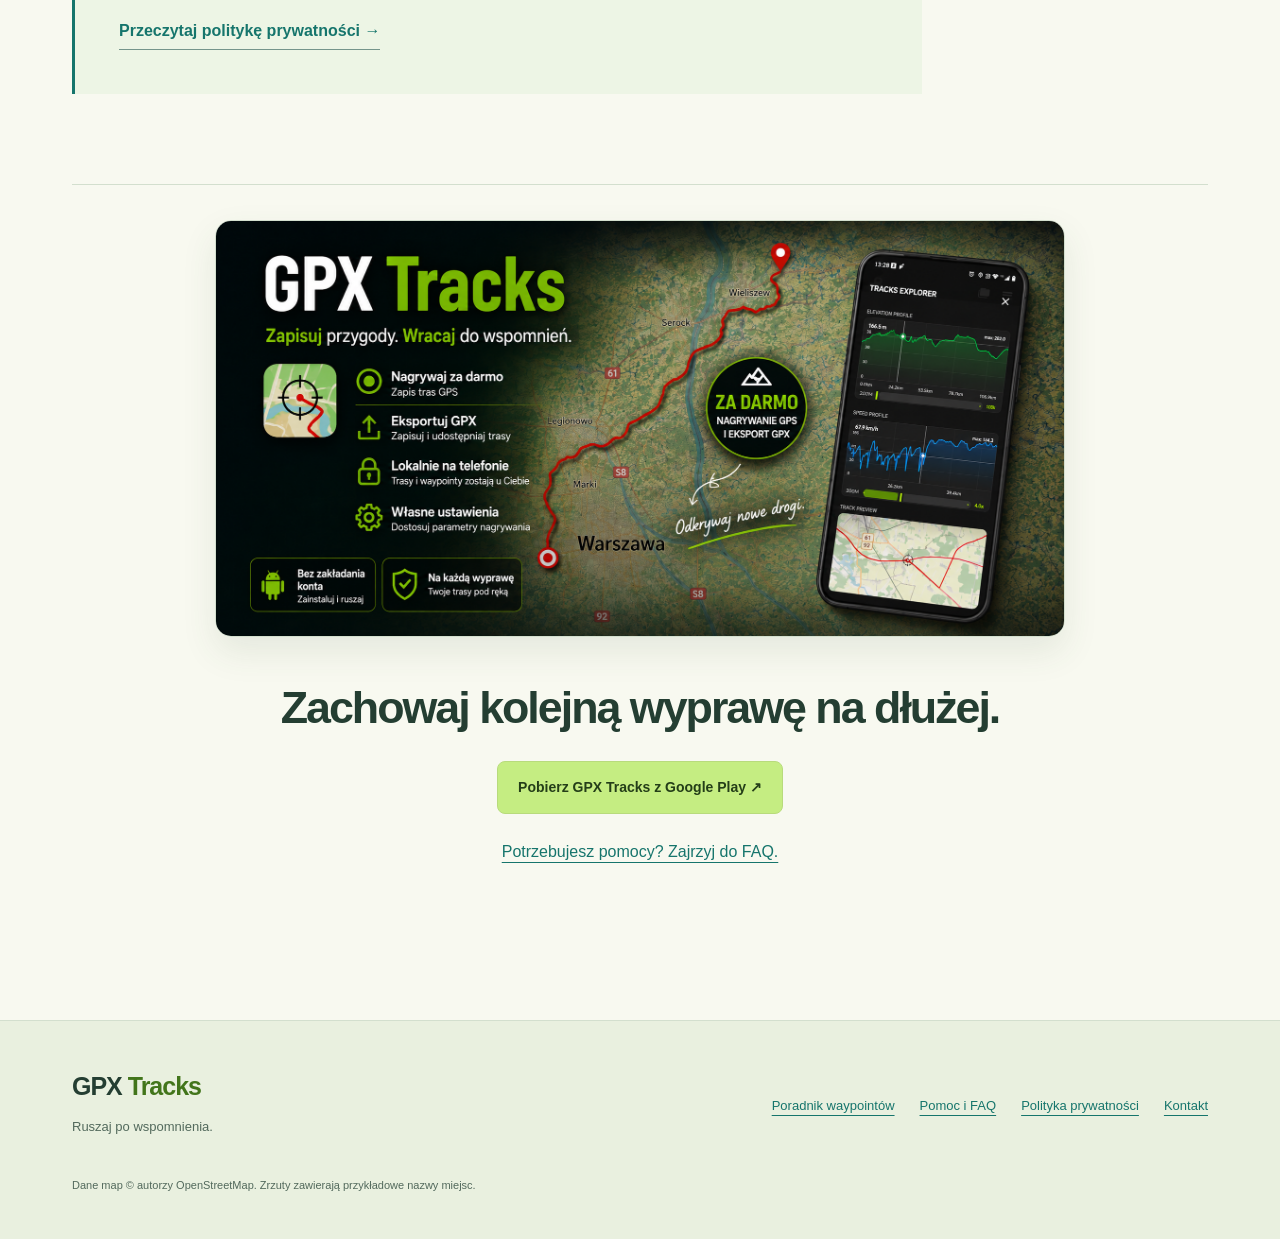
<file: index-pl.html>
<!doctype html>
<html lang="pl"><head><meta charset="utf-8"><meta name="viewport" content="width=device-width, initial-scale=1"><meta name="description" content="Bez konta. Otwieraj i eksportuj GPX, nagrywaj trasy GPS i zapisuj ciekawe miejsca z GPX Tracks na Androida."><meta name="theme-color" content="#f8f9f0"><title>GPX Tracks — Zapisuj trasy. Zachowuj wspomnienia.</title><link rel="stylesheet" href="style.css"><link rel="alternate" hreflang="en" href="index.html"><link rel="alternate" hreflang="pl" href="index-pl.html"><script src="parallax.js" defer></script></head><body><a class="skip-link" href="#content">Przejdź do treści</a><header><nav aria-label="Nawigacja główna"><a class="brand" href="index-pl.html">GPX <span>Tracks</span></a><div><a href="index-pl.html#features">Funkcje</a><a href="waypoints-pl.html">Poradnik waypointów</a><a href="faq.html">FAQ</a><a href="privacy.html">Prywatność</a><a href="index.html" lang="en" aria-label="English version">EN</a></div></nav></header><main id="content">
<section class="landing-hero" aria-labelledby="hero-title"><div class="hero-copy"><p class="eyebrow">TWOJE TRASY. TWOJE MIEJSCA. TWOJA KOLEJNA PRZYGODA.</p><h1 id="hero-title">Zapisuj trasy.<br><em>Zachowuj wspomnienia.</em></h1><p class="lead">Bez zakładania konta. Otwieraj i eksportuj pliki GPX, nagrywaj własne trasy i zachowuj wspomnienia z wypraw. Zapisuj też ciekawe miejsca z opisem i ikoną.</p><div class="actions"><a class="button" href="https://play.google.com/store/apps/details?id=pl.smolisoft.gpxtracker">Pobierz z Google Play <span aria-hidden="true">↗</span></a><a class="button secondary" href="waypoints-pl.html">Poznaj waypointy →</a></div><p class="micro">Na Androida · Bez zakładania konta · Darmowe nagrywanie GPS i eksport GPX</p></div><div class="hero-device"><img src="assets/pl/waypoints-map.png" alt="GPX Tracks z kolorowymi trasami i ikonami zapisanych punktów na mapie" width="921" height="2048" fetchpriority="high"><div class="floating-note"><span aria-hidden="true">↗</span><div>Trasa pełna wspomnień.<small>Zapisz miejsca, które ją wyróżniają.</small></div></div></div></section>
<div class="value-strip"> <span>Bez zakładania konta</span><span>Otwieraj i eksportuj GPX</span><span>Nagrywaj trasy GPS</span></div>
<section id="features"><div class="section-heading"><p class="eyebrow">OD PIERWSZEGO KROKU DO OSTATNIEGO PRZYSTANKU</p><h2>Więcej przygody.<br>Mniej do zapamiętania.</h2></div><div class="grid feature-grid"><article class="card"><span class="feature-icon" aria-hidden="true"><svg viewBox="0 0 32 32" fill="none" stroke="currentColor" stroke-width="2" stroke-linecap="round" stroke-linejoin="round"><path d="M3 9V6h10l3 4h13v17H3Z"/><path d="m10 20 4-4 4 5 5-7"/></svg></span><span class="feature-number">01 / PORZĄDKUJ</span><h3>Wszystkie trasy pod ręką.</h3><p>Otwieraj pliki GPX, importuj trasy do biblioteki i układaj je w folderach. Wyeksportuj trasę, gdy chcesz ją komuś udostępnić.</p></article><article class="card"><span class="feature-icon" aria-hidden="true"><svg viewBox="0 0 32 32" fill="none" stroke="currentColor" stroke-width="2" stroke-linecap="round" stroke-linejoin="round"><circle cx="16" cy="16" r="11"/><circle cx="16" cy="16" r="5" fill="currentColor" stroke="none"/></svg></span><span class="feature-number">02 / NAGRYWAJ</span><h3>Ruszaj własną drogą.</h3><p>Nagrywaj trasę GPS i sprawdzaj pokonany dystans. Po zakończeniu nadaj jej nazwę i zachowaj ją na kolejny raz.</p></article><article class="card"><span class="feature-icon" aria-hidden="true"><svg viewBox="0 0 32 32" fill="none" stroke="currentColor" stroke-width="2" stroke-linecap="round" stroke-linejoin="round"><path d="M25 13c0 7-9 15-9 15S7 20 7 13a9 9 0 1 1 18 0Z"/><circle cx="16" cy="13" r="3"/></svg></span><span class="feature-number">03 / ZAPAMIĘTUJ</span><h3>Zachowaj swoje miejsca.</h3><p>Dodaj punkt z nazwą, notatką i ikoną. Zapamiętaj, gdzie został samochód, skąd był najlepszy widok albo gdzie udało się znaleźć trochę cienia.</p></article></div></section>
<section class="waypoint-feature"><div><p class="eyebrow">POZNAJ WAYPOINTY</p><h2>Najlepsze wspomnienia<br>czasem czekają obok szlaku.</h2><p>Waypoint to miejsce zapisane na mapie. Nadaj mu czytelną nazwę, dodaj krótką notatkę i wybierz ikonę, dzięki której łatwo je rozpoznasz.</p><ul class="plain-list"><li><strong>Widok wart przystanku.</strong> Zaznacz miejsce, z którego najlepiej widać rzekę.</li><li><strong>Szczegół, który się przyda.</strong> Zapisz, gdzie można odpocząć w cieniu.</li><li><strong>Miejsce związane z wyprawą.</strong> Punkty dodane podczas nagrywania mogą zachować powiązanie z tą trasą.</li></ul><a class="text-link" href="waypoints-pl.html">Zapisz swój pierwszy punkt →</a></div><figure class="phone-shot"><a href="assets/pl/waypoints-list.png" aria-label="Powiększ: Zapisane waypointy z polskimi przykładowymi nazwami i notatkami"><img src="assets/pl/waypoints-list.png" alt="Zapisane waypointy z polskimi przykładowymi nazwami i notatkami" loading="lazy" width="921" height="2048"></a><figcaption>Twoje miejsca i szczegóły, które warto zachować.</figcaption></figure></section>
<section class="quick-start"><p class="eyebrow">ZACZNIJ W KILKA CHWIL</p><h2>Znajdź. Nazwij. Zapisz.</h2><ol class="steps"><li><span>01</span><h3>Wybierz miejsce</h3><p>Dotknij wybranego miejsca na mapie i przytrzymaj, aby otworzyć formularz punktu.</p></li><li><span>02</span><h3>Dodaj kilka słów</h3><p>Wpisz nazwę, dodaj opcjonalną notatkę i wybierz ikonę. Naciśnij Save, aby zapisać punkt.</p></li><li><span>03</span><h3>Wróć do niego</h3><p>Otwórz menu, wybierz Saved waypoints i dotknij zapisanego punktu.</p></li></ol><a class="button secondary" href="waypoints-pl.html">Zobacz poradnik ze zrzutami →</a></section>
<section class="library-feature"><figure><a href="assets/pl/tracks-explorer.png"><img src="assets/pl/tracks-explorer.png" alt="Polska grafika GPX Tracks przedstawiająca eksplorator tras i foldery" width="1024" height="1536" loading="lazy"></a></figure><div><p class="eyebrow">MIEJSCE NA TWOJE PLIKI GPX</p><h2>Od weekendowego spaceru<br>po kolejną wielką wyprawę.</h2><p>Przechowuj nagrane i zaimportowane trasy w jednym miejscu. Porządkuj wyprawy w folderach i wyświetlaj kilka tras na mapie w różnych kolorach.</p><p>Otwarcie pliku GPX pozwala go podejrzeć. Zaimportuj go, jeśli chcesz zachować trasę w swojej bibliotece.</p><a class="text-link" href="faq.html#gpx">Jak korzystać z plików GPX →</a></div></section>
<section><p class="eyebrow">PRZYJRZYJ SIĘ Z BLISKA</p><h2>Od nagrania do biblioteki tras.</h2><div class="screenshots extra-gallery"><figure><a href="assets/pl/track-save.png"><img src="assets/pl/track-save.png" alt="Zapis nagrania z przykładową polską nazwą trasy" width="841" height="1870" loading="lazy"></a><figcaption>Nadaj nazwę ukończonej trasie.</figcaption></figure><figure><a href="assets/pl/track-library.png"><img src="assets/pl/track-library.png" alt="Biblioteka z przykładowymi trasami weekendowych wypraw" width="841" height="1870" loading="lazy"></a><figcaption>Zbierz swoje wyprawy w jednym miejscu.</figcaption></figure><figure><a href="assets/pl/tracks-active.png"><img src="assets/pl/tracks-active.png" alt="Aktywne trasy na mapie w różnych kolorach" width="841" height="1870" loading="lazy"></a><figcaption>Wybierz trasy widoczne na mapie.</figcaption></figure></div></section><section class="privacy-feature"><p class="eyebrow">NA TWOIM TELEFONIE. POD TWOJĄ KONTROLĄ.</p><h2>Twoje trasy zostają z Tobą.</h2><p>Trasy i waypointy są przechowywane lokalnie. Nie potrzebujesz konta. Aplikacja nie korzysta z analityki ani nie zbiera statystyk użycia.</p><p class="muted">Dostawcy map online otrzymują żądania dotyczące oglądanego obszaru oraz standardowe dane połączenia.</p><a class="text-link" href="privacy.html">Przeczytaj politykę prywatności →</a></section>
<section class="closing"><img class="legacy-banner" src="assets/pl/gpx-tracks-banner.png" alt="GPX Tracks: nagrywanie GPS, eksport GPX i lokalne przechowywanie tras" width="1024" height="500" loading="lazy"><h2>Zachowaj kolejną wyprawę na dłużej.</h2><a class="button" href="https://play.google.com/store/apps/details?id=pl.smolisoft.gpxtracker">Pobierz GPX Tracks z Google Play ↗</a><p><a href="faq.html">Potrzebujesz pomocy? Zajrzyj do FAQ.</a></p></section></main><footer><div><a class="brand" href="index-pl.html">GPX <span>Tracks</span></a><p>Ruszaj po wspomnienia.</p></div><div><a href="waypoints-pl.html">Poradnik waypointów</a><a href="faq.html">Pomoc i FAQ</a><a href="privacy.html">Polityka prywatności</a><a href="mailto:trackergpx@gmail.com">Kontakt</a></div><small>Dane map © autorzy OpenStreetMap. Zrzuty zawierają przykładowe nazwy miejsc.</small></footer></body></html>
</file>
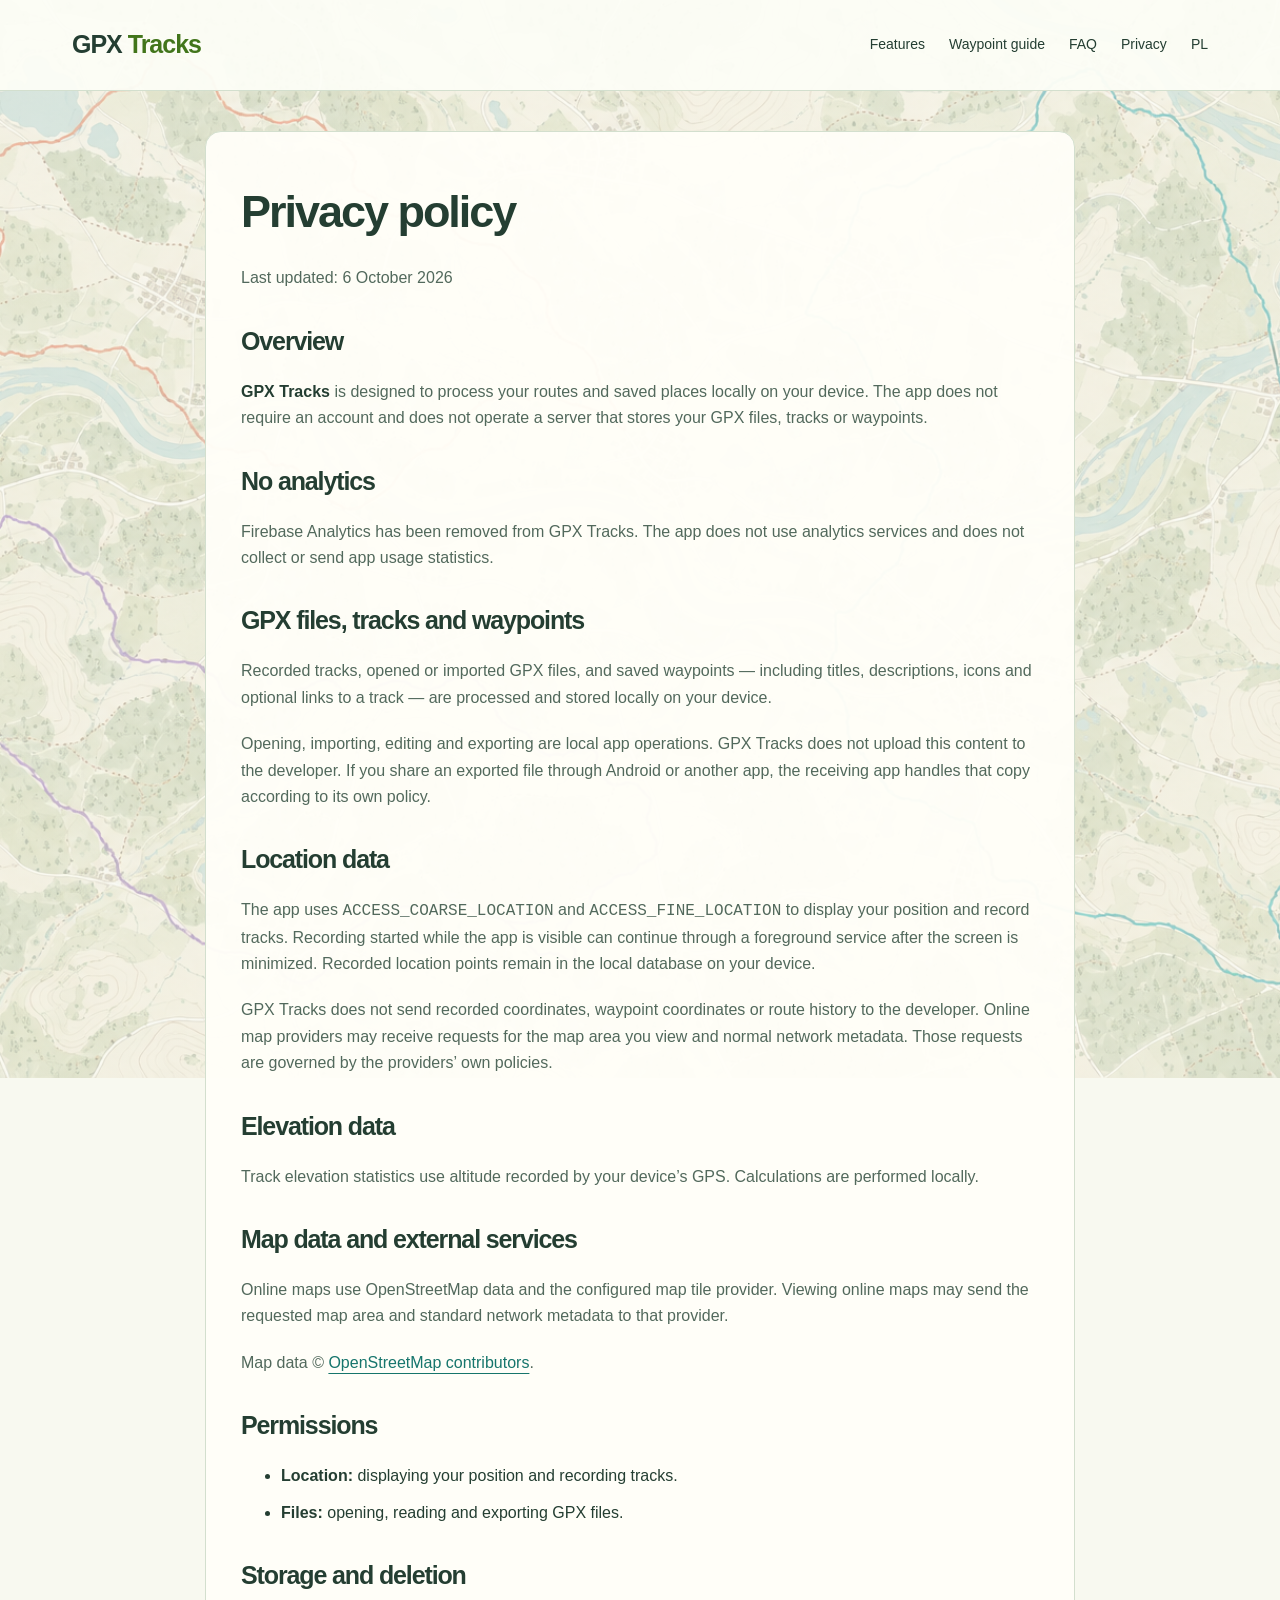
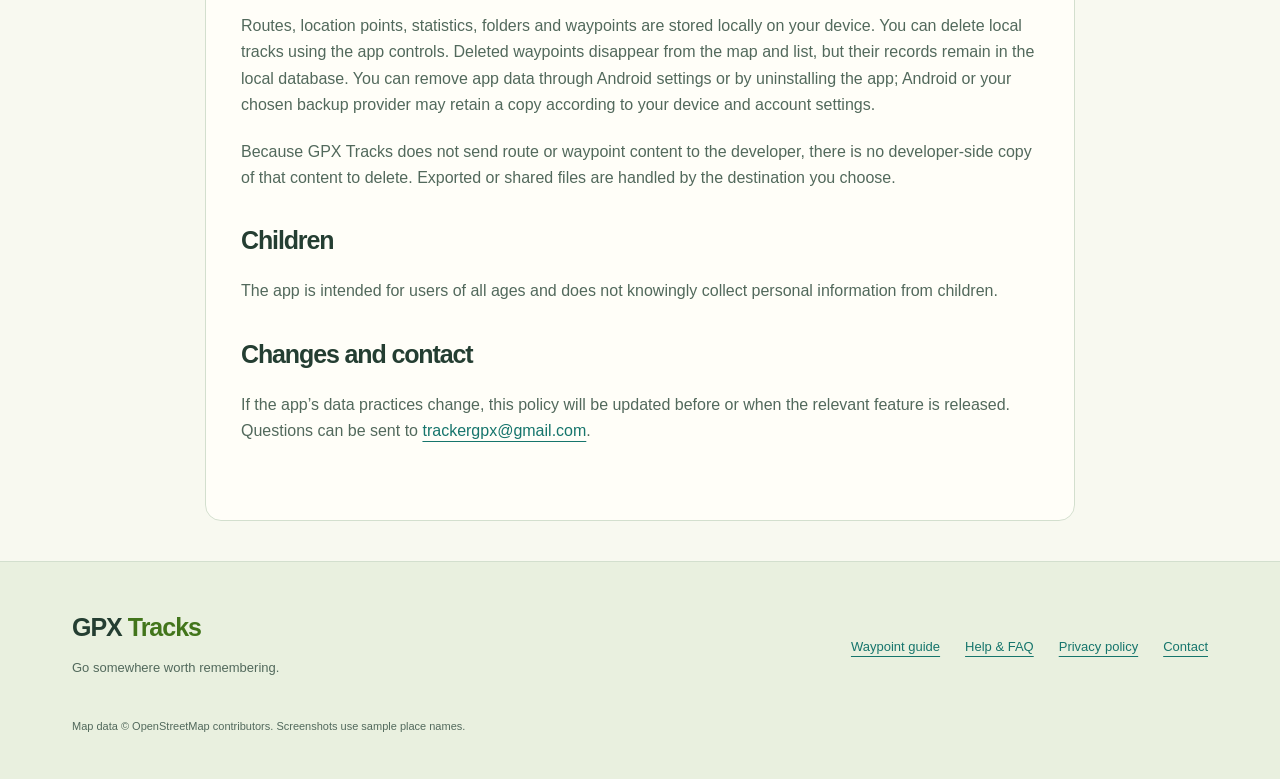
<file: privacy-en.html>
<!doctype html>
<html lang="en">
<head>
  <meta charset="utf-8">
  <meta name="viewport" content="width=device-width, initial-scale=1">
  <title>Privacy Policy – GPX Tracks</title>
  <link rel="stylesheet" href="style.css">
<link rel="alternate" hreflang="en" href="privacy-en.html"><link rel="alternate" hreflang="pl" href="privacy.html"><script src="parallax.js" defer></script></head>
<body>
<header><nav aria-label="Main navigation"><a class="brand" href="index.html">GPX <span>Tracks</span></a><div><a href="index.html#features">Features</a><a href="waypoints-en.html">Waypoint guide</a><a href="faq-en.html">FAQ</a><a href="privacy-en.html">Privacy</a><a href="privacy.html" lang="pl" aria-label="Polska wersja strony">PL</a></div></nav></header>
<main id="content" class="policy"><h1>Privacy policy</h1>
<p class="updated">Last updated: 6 October 2026</p>
<h2>Overview</h2>
<p><strong>GPX Tracks</strong> is designed to process your routes and saved places locally on your device. The app does not require an account and does not operate a server that stores your GPX files, tracks or waypoints.</p>

<h2>No analytics</h2>
<p>Firebase Analytics has been removed from GPX Tracks. The app does not use analytics services and does not collect or send app usage statistics.</p>

<h2>GPX files, tracks and waypoints</h2>
<p>Recorded tracks, opened or imported GPX files, and saved waypoints — including titles, descriptions, icons and optional links to a track — are processed and stored locally on your device.</p>
<p>Opening, importing, editing and exporting are local app operations. GPX Tracks does not upload this content to the developer. If you share an exported file through Android or another app, the receiving app handles that copy according to its own policy.</p>

<h2>Location data</h2>
<p>The app uses <code>ACCESS_COARSE_LOCATION</code> and <code>ACCESS_FINE_LOCATION</code> to display your position and record tracks. Recording started while the app is visible can continue through a foreground service after the screen is minimized. Recorded location points remain in the local database on your device.</p>
<p>GPX Tracks does not send recorded coordinates, waypoint coordinates or route history to the developer. Online map providers may receive requests for the map area you view and normal network metadata. Those requests are governed by the providers’ own policies.</p>

<h2>Elevation data</h2>
<p>Track elevation statistics use altitude recorded by your device’s GPS. Calculations are performed locally.</p>

<h2>Map data and external services</h2>
<p>Online maps use OpenStreetMap data and the configured map tile provider. Viewing online maps may send the requested map area and standard network metadata to that provider.</p>
<p>Map data © <a href="https://www.openstreetmap.org/copyright">OpenStreetMap contributors</a>.</p>

<h2>Permissions</h2>
<ul><li><strong>Location:</strong> displaying your position and recording tracks.</li><li><strong>Files:</strong> opening, reading and exporting GPX files.</li></ul>

<h2>Storage and deletion</h2>
<p>Routes, location points, statistics, folders and waypoints are stored locally on your device. You can delete local tracks using the app controls. Deleted waypoints disappear from the map and list, but their records remain in the local database. You can remove app data through Android settings or by uninstalling the app; Android or your chosen backup provider may retain a copy according to your device and account settings.</p>
<p>Because GPX Tracks does not send route or waypoint content to the developer, there is no developer-side copy of that content to delete. Exported or shared files are handled by the destination you choose.</p>

<h2>Children</h2>
<p>The app is intended for users of all ages and does not knowingly collect personal information from children.</p>

<h2>Changes and contact</h2>
<p>If the app’s data practices change, this policy will be updated before or when the relevant feature is released. Questions can be sent to <a href="mailto:trackergpx@gmail.com">trackergpx@gmail.com</a>.</p>

</main>
<footer><div><a class="brand" href="index.html">GPX <span>Tracks</span></a><p>Go somewhere worth remembering.</p></div><div><a href="waypoints-en.html">Waypoint guide</a><a href="faq-en.html">Help & FAQ</a><a href="privacy-en.html">Privacy policy</a><a href="mailto:trackergpx@gmail.com">Contact</a></div><small>Map data © OpenStreetMap contributors. Screenshots use sample place names.</small></footer></body>
</html>
</file>
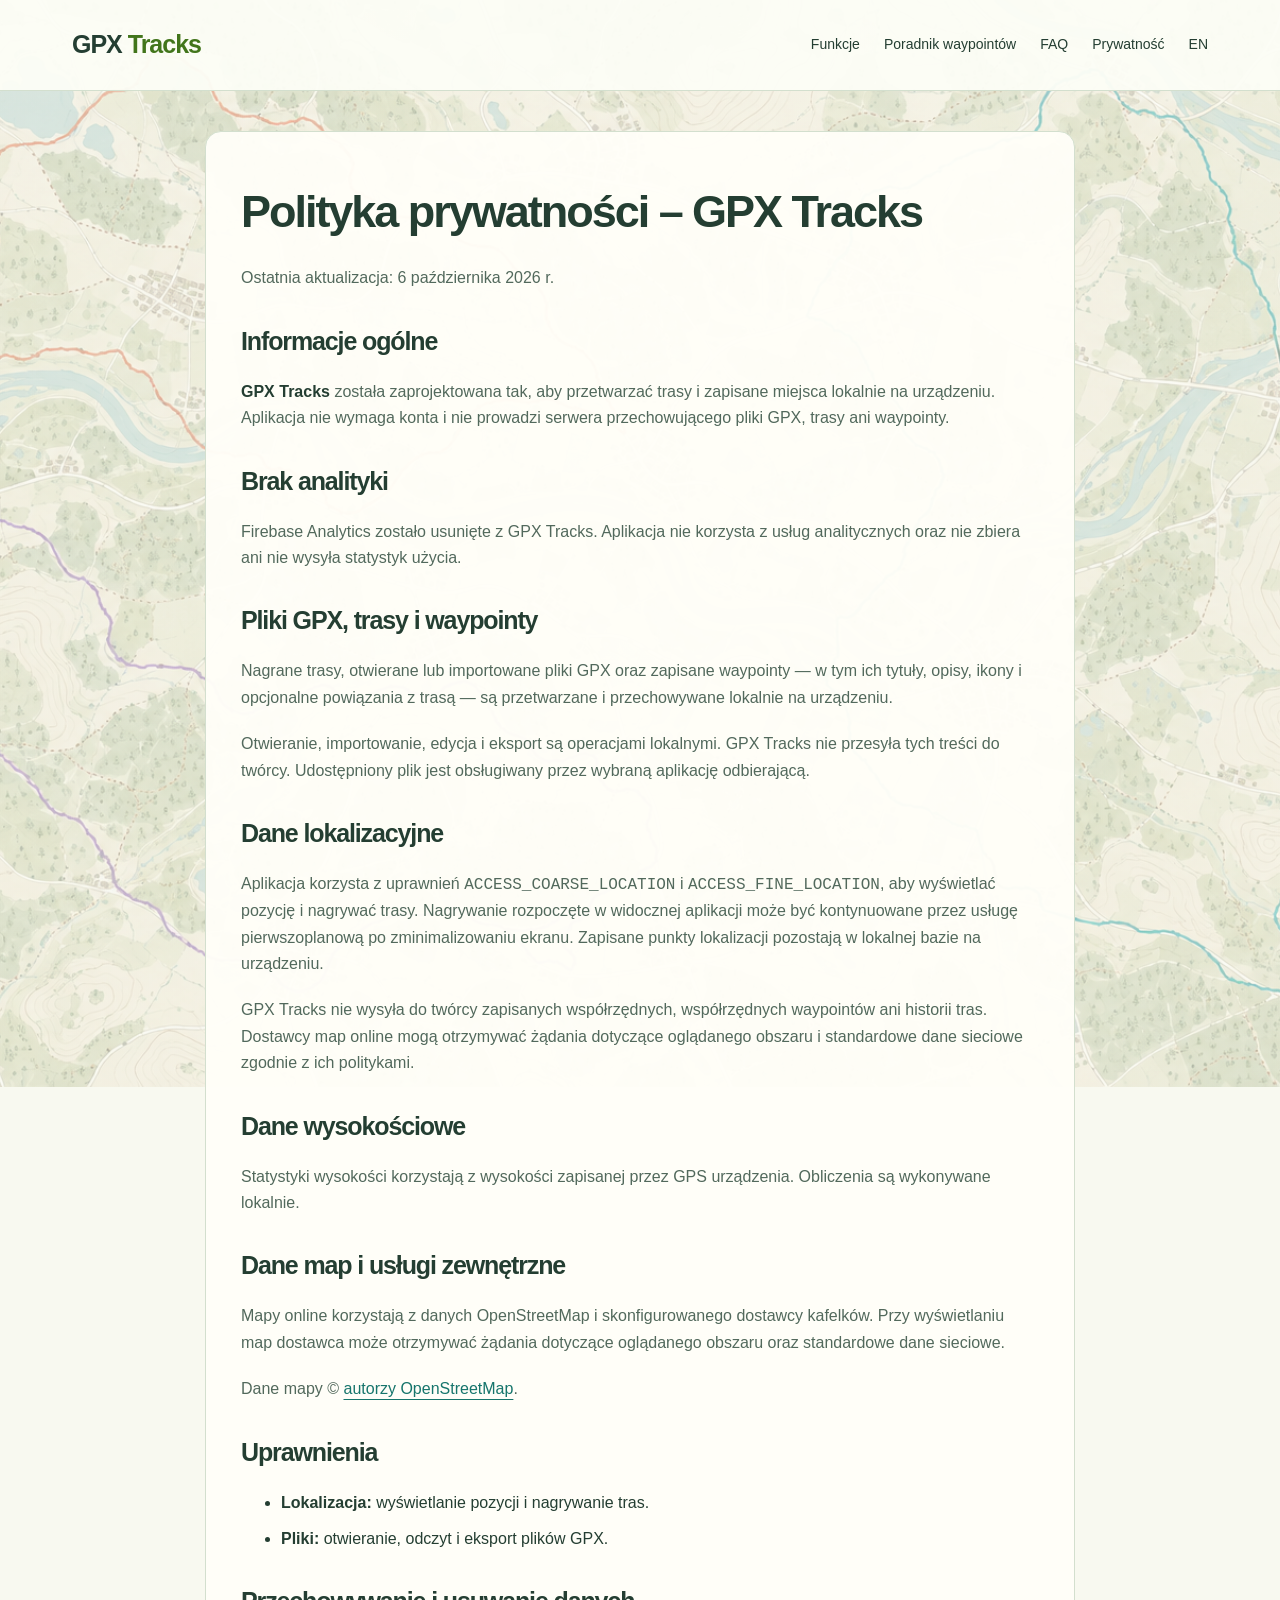
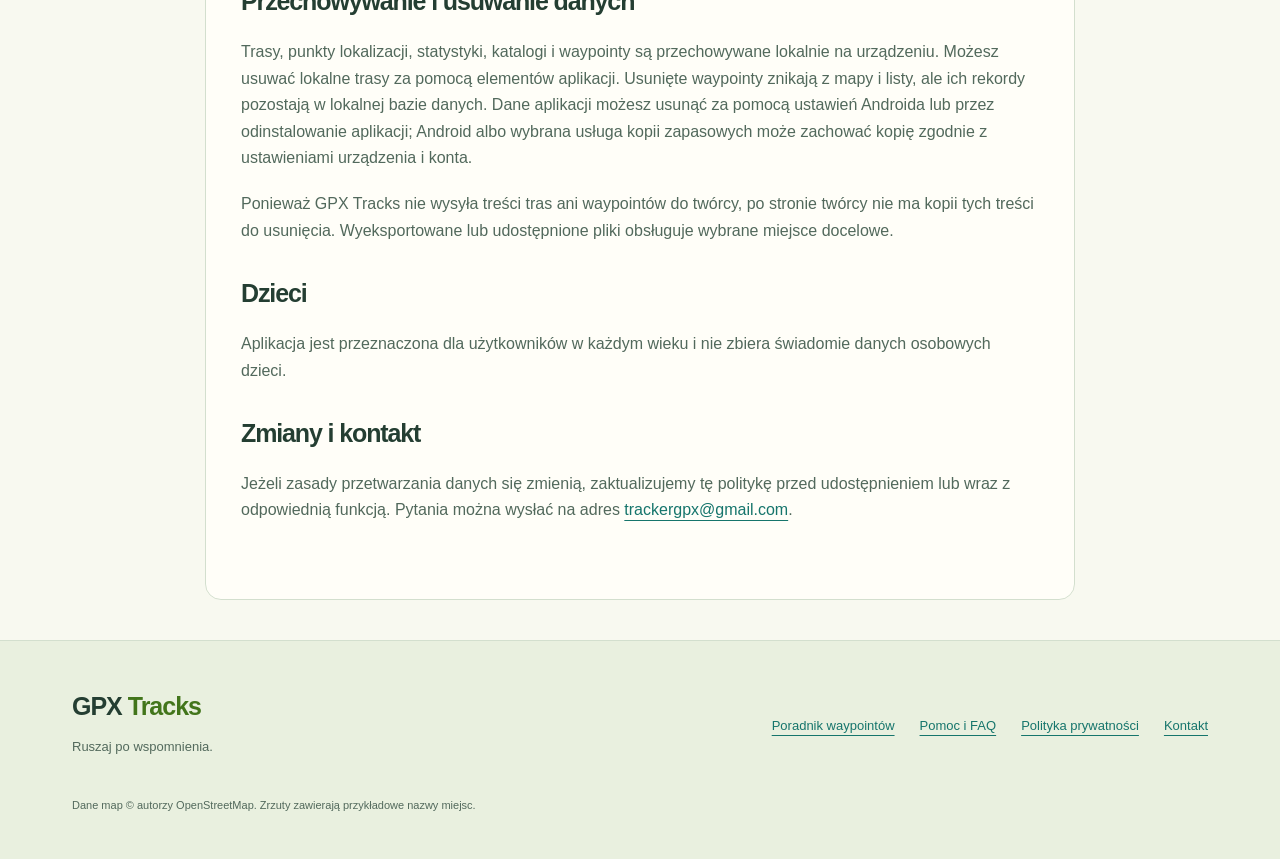
<file: privacy.html>
<!doctype html>
<html lang="pl">
<head>
  <meta charset="utf-8">
  <meta name="viewport" content="width=device-width, initial-scale=1">
  <title>Polityka prywatności – GPX Tracks</title>
  <link rel="stylesheet" href="style.css">
<link rel="alternate" hreflang="en" href="privacy-en.html"><link rel="alternate" hreflang="pl" href="privacy.html"><script src="parallax.js" defer></script></head>
<body>
<a class="skip-link" href="#content">Przejdź do treści</a>
<header><nav aria-label="Nawigacja główna"><a class="brand" href="index-pl.html">GPX <span>Tracks</span></a><div><a href="index-pl.html#features">Funkcje</a><a href="waypoints-pl.html">Poradnik waypointów</a><a href="faq.html">FAQ</a><a href="privacy.html">Prywatność</a><a href="privacy-en.html" lang="en" aria-label="English version">EN</a></div></nav></header>
<main class="policy" id="content">
<h1 id="english">Polityka prywatności – GPX Tracks</h1>
<p class="updated">Ostatnia aktualizacja: 6 października 2026 r.</p>
<h2>Informacje ogólne</h2>
<p><strong>GPX Tracks</strong> została zaprojektowana tak, aby przetwarzać trasy i zapisane miejsca lokalnie na urządzeniu. Aplikacja nie wymaga konta i nie prowadzi serwera przechowującego pliki GPX, trasy ani waypointy.</p>

<h2>Brak analityki</h2>
<p>Firebase Analytics zostało usunięte z GPX Tracks. Aplikacja nie korzysta z usług analitycznych oraz nie zbiera ani nie wysyła statystyk użycia.</p>

<h2>Pliki GPX, trasy i waypointy</h2>
<p>Nagrane trasy, otwierane lub importowane pliki GPX oraz zapisane waypointy — w tym ich tytuły, opisy, ikony i opcjonalne powiązania z trasą — są przetwarzane i przechowywane lokalnie na urządzeniu.</p>
<p>Otwieranie, importowanie, edycja i eksport są operacjami lokalnymi. GPX Tracks nie przesyła tych treści do twórcy. Udostępniony plik jest obsługiwany przez wybraną aplikację odbierającą.</p>

<h2>Dane lokalizacyjne</h2>
<p>Aplikacja korzysta z uprawnień <code>ACCESS_COARSE_LOCATION</code> i <code>ACCESS_FINE_LOCATION</code>, aby wyświetlać pozycję i nagrywać trasy. Nagrywanie rozpoczęte w widocznej aplikacji może być kontynuowane przez usługę pierwszoplanową po zminimalizowaniu ekranu. Zapisane punkty lokalizacji pozostają w lokalnej bazie na urządzeniu.</p>
<p>GPX Tracks nie wysyła do twórcy zapisanych współrzędnych, współrzędnych waypointów ani historii tras. Dostawcy map online mogą otrzymywać żądania dotyczące oglądanego obszaru i standardowe dane sieciowe zgodnie z ich politykami.</p>

<h2>Dane wysokościowe</h2>
<p>Statystyki wysokości korzystają z wysokości zapisanej przez GPS urządzenia. Obliczenia są wykonywane lokalnie.</p>

<h2>Dane map i usługi zewnętrzne</h2>
<p>Mapy online korzystają z danych OpenStreetMap i skonfigurowanego dostawcy kafelków. Przy wyświetlaniu map dostawca może otrzymywać żądania dotyczące oglądanego obszaru oraz standardowe dane sieciowe.</p>
<p>Dane mapy © <a href="https://www.openstreetmap.org/copyright">autorzy OpenStreetMap</a>.</p>

<h2>Uprawnienia</h2>
<ul><li><strong>Lokalizacja:</strong> wyświetlanie pozycji i nagrywanie tras.</li><li><strong>Pliki:</strong> otwieranie, odczyt i eksport plików GPX.</li></ul>

<h2>Przechowywanie i usuwanie danych</h2>
<p>Trasy, punkty lokalizacji, statystyki, katalogi i waypointy są przechowywane lokalnie na urządzeniu. Możesz usuwać lokalne trasy za pomocą elementów aplikacji. Usunięte waypointy znikają z mapy i listy, ale ich rekordy pozostają w lokalnej bazie danych. Dane aplikacji możesz usunąć za pomocą ustawień Androida lub przez odinstalowanie aplikacji; Android albo wybrana usługa kopii zapasowych może zachować kopię zgodnie z ustawieniami urządzenia i konta.</p>
<p>Ponieważ GPX Tracks nie wysyła treści tras ani waypointów do twórcy, po stronie twórcy nie ma kopii tych treści do usunięcia. Wyeksportowane lub udostępnione pliki obsługuje wybrane miejsce docelowe.</p>

<h2>Dzieci</h2><p>Aplikacja jest przeznaczona dla użytkowników w każdym wieku i nie zbiera świadomie danych osobowych dzieci.</p>
<h2>Zmiany i kontakt</h2><p>Jeżeli zasady przetwarzania danych się zmienią, zaktualizujemy tę politykę przed udostępnieniem lub wraz z odpowiednią funkcją. Pytania można wysłać na adres <a href="mailto:trackergpx@gmail.com">trackergpx@gmail.com</a>.</p>
</main>
<footer><div><a class="brand" href="index-pl.html">GPX <span>Tracks</span></a><p>Ruszaj po wspomnienia.</p></div><div><a href="waypoints-pl.html">Poradnik waypointów</a><a href="faq.html">Pomoc i FAQ</a><a href="privacy.html">Polityka prywatności</a><a href="mailto:trackergpx@gmail.com">Kontakt</a></div><small>Dane map © autorzy OpenStreetMap. Zrzuty zawierają przykładowe nazwy miejsc.</small></footer>
</body>
</html>
</file>
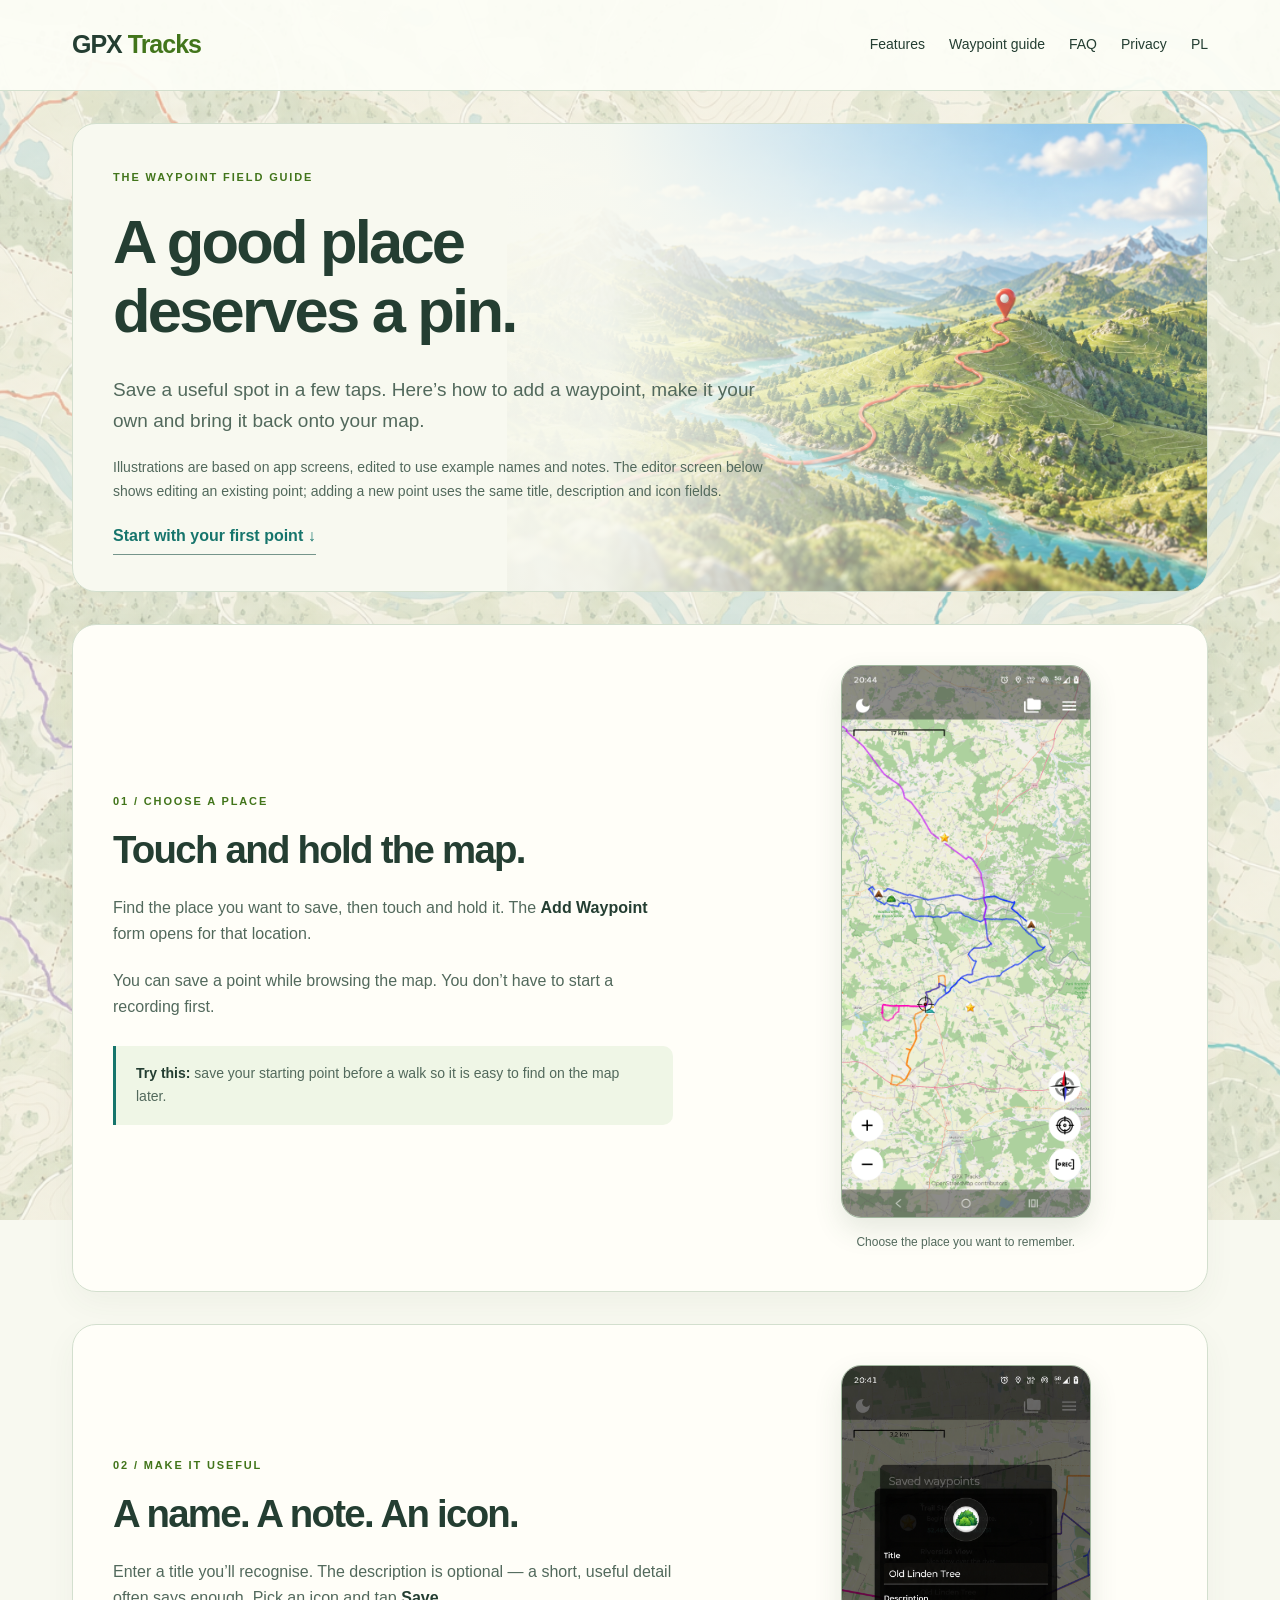
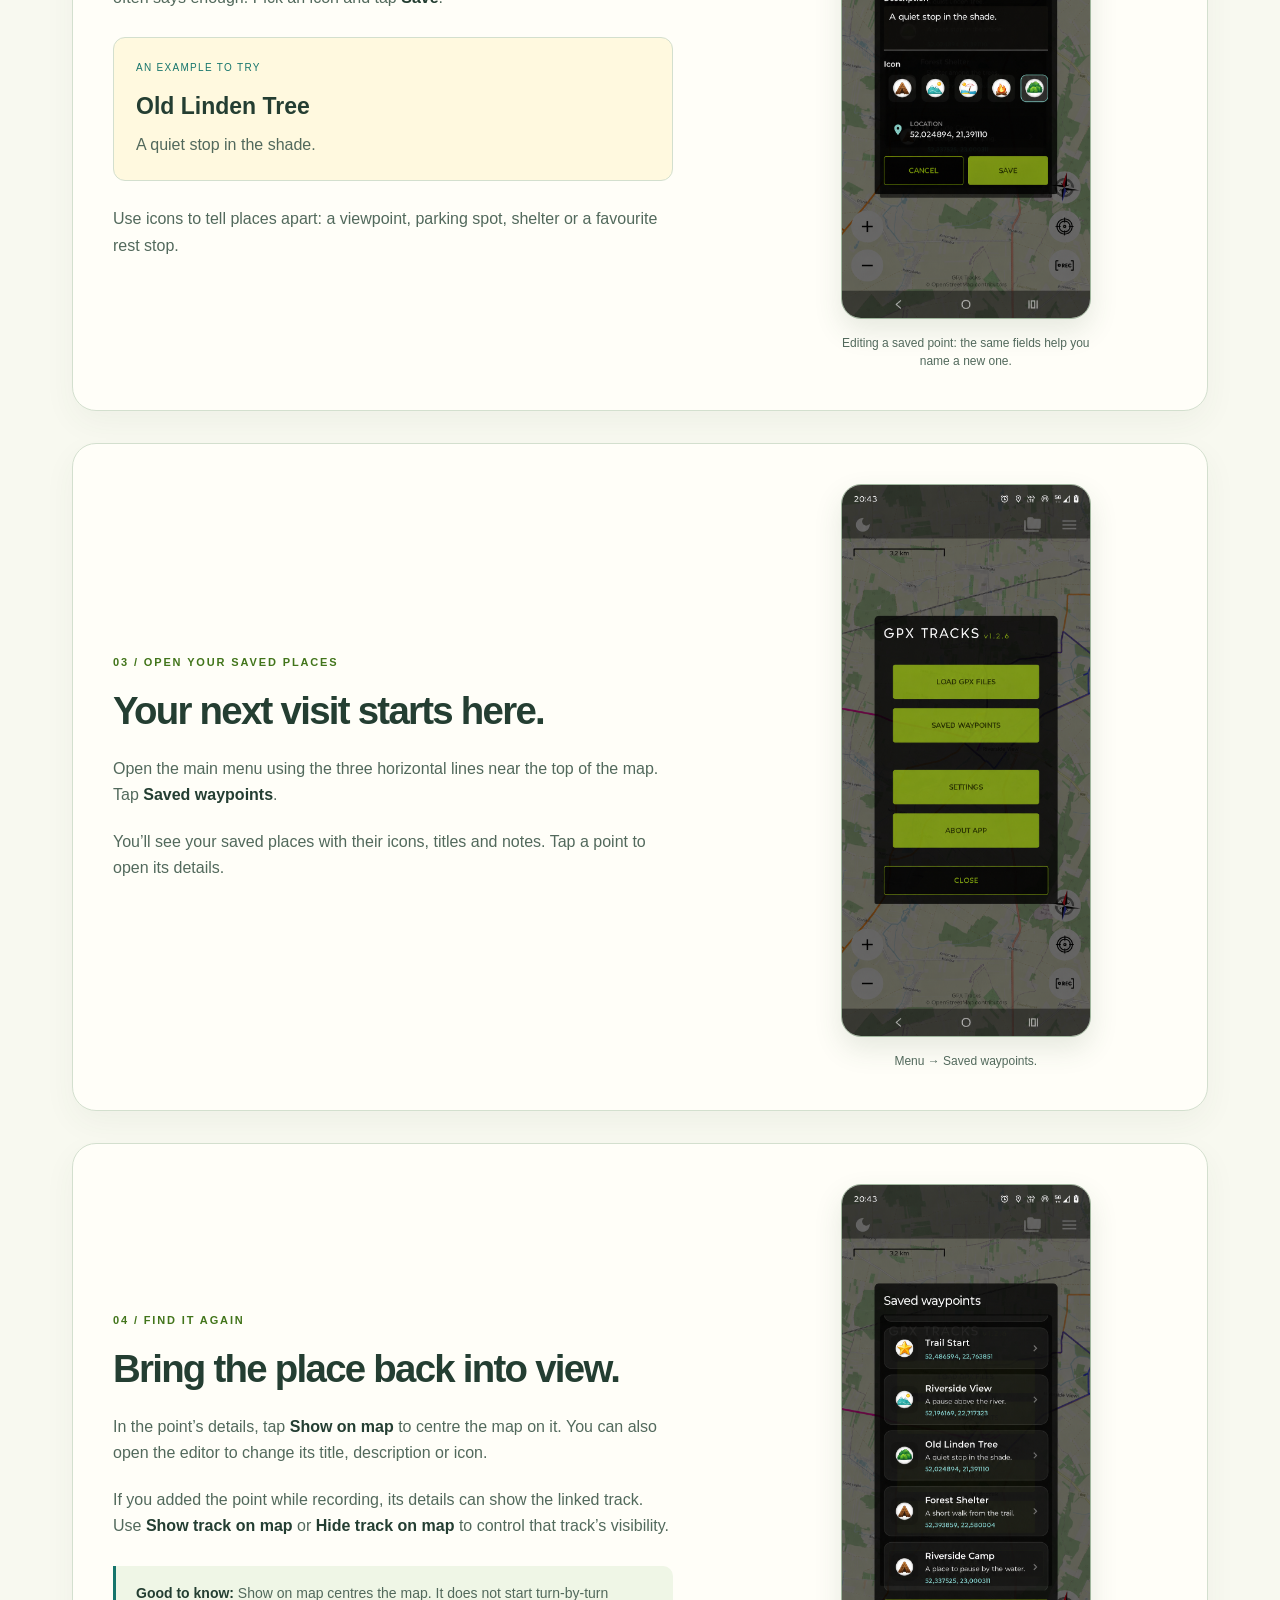
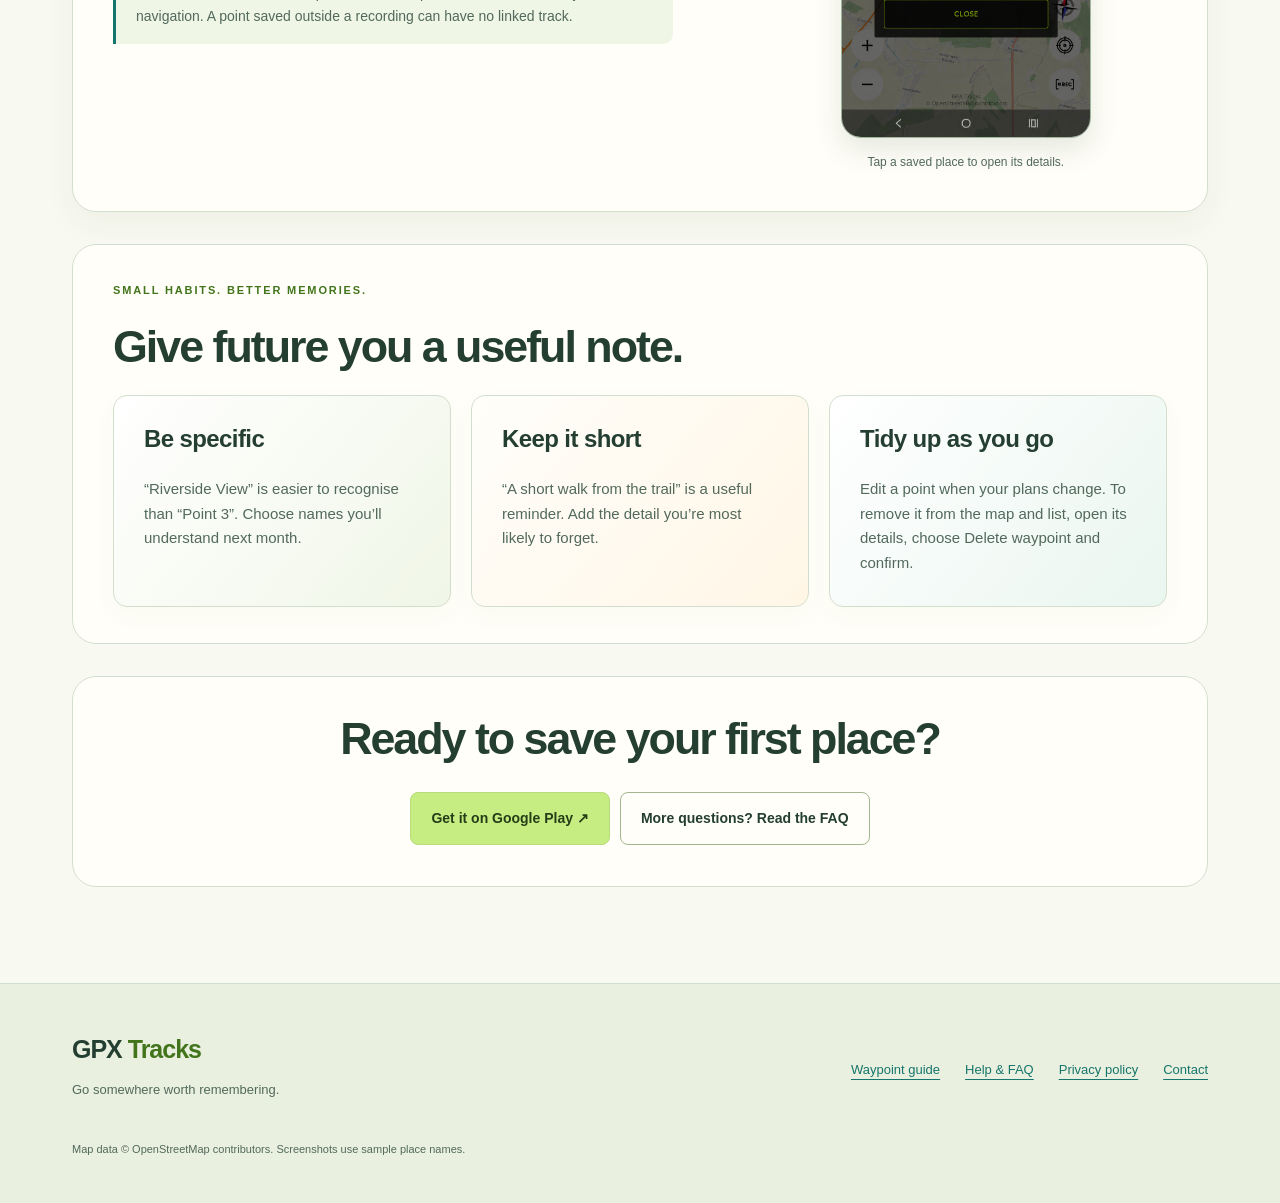
<file: waypoints-en.html>
<!doctype html>
<html lang="en"><head><meta charset="utf-8"><meta name="viewport" content="width=device-width, initial-scale=1"><meta name="description" content="An illustrated guide to adding, editing and finding saved waypoints in GPX Tracks for Android."><meta name="theme-color" content="#f8f9f0"><title>Waypoint guide — GPX Tracks</title><link rel="stylesheet" href="style.css?v=20260919-guide"><link rel="alternate" hreflang="en" href="waypoints-en.html"><link rel="alternate" hreflang="pl" href="waypoints-pl.html"><script src="parallax.js" defer></script></head><body class="guide-page"><a class="skip-link" href="#content">Skip to content</a><header><nav aria-label="Main navigation"><a class="brand" href="index.html">GPX <span>Tracks</span></a><div><a href="index.html#features">Features</a><a href="waypoints-en.html">Waypoint guide</a><a href="faq-en.html">FAQ</a><a href="privacy-en.html">Privacy</a><a href="waypoints-pl.html" lang="pl" aria-label="Polska wersja strony">PL</a></div></nav></header><main id="content"><div class="page-heading"><p class="eyebrow">THE WAYPOINT FIELD GUIDE</p><h1>A good place<br>deserves a pin.</h1><p class="lead">Save a useful spot in a few taps. Here’s how to add a waypoint, make it your own and bring it back onto your map.</p><p class="muted">Illustrations are based on app screens, edited to use example names and notes. The editor screen below shows editing an existing point; adding a new point uses the same title, description and icon fields.</p><a class="text-link" href="#add">Start with your first point ↓</a></div>
<section id="add" class="guide-step"><div><p class="eyebrow">01 / CHOOSE A PLACE</p><h2>Touch and hold the map.</h2><p>Find the place you want to save, then touch and hold it. The <strong>Add Waypoint</strong> form opens for that location.</p><p>You can save a point while browsing the map. You don’t have to start a recording first.</p><aside class="tip"><strong>Try this:</strong> save your starting point before a walk so it is easy to find on the map later.</aside></div><figure class="phone-shot"><a href="assets/en/waypoints-map.png" aria-label="Enlarge: Map showing saved waypoint icons and several tracks"><img src="assets/en/waypoints-map.png" alt="Map showing saved waypoint icons and several tracks" loading="lazy" width="921" height="2048"></a><figcaption>Choose the place you want to remember.</figcaption></figure></section>
<section class="guide-step"><div><p class="eyebrow">02 / MAKE IT USEFUL</p><h2>A name. A note. An icon.</h2><p>Enter a title you’ll recognise. The description is optional — a short, useful detail often says enough. Pick an icon and tap <strong>Save</strong>.</p><div class="example-note"><small>AN EXAMPLE TO TRY</small><strong>Old Linden Tree</strong><p>A quiet stop in the shade.</p></div><p>Use icons to tell places apart: a viewpoint, parking spot, shelter or a favourite rest stop.</p></div><figure class="phone-shot"><a href="assets/en/waypoint-edit.png" aria-label="Enlarge: Waypoint editor with Old Linden Tree title and a short description"><img src="assets/en/waypoint-edit.png" alt="Waypoint editor with Old Linden Tree title and a short description" loading="lazy" width="921" height="2048"></a><figcaption>Editing a saved point: the same fields help you name a new one.</figcaption></figure></section>
<section class="guide-step"><div><p class="eyebrow">03 / OPEN YOUR SAVED PLACES</p><h2>Your next visit starts here.</h2><p>Open the main menu using the three horizontal lines near the top of the map. Tap <strong>Saved waypoints</strong>.</p><p>You’ll see your saved places with their icons, titles and notes. Tap a point to open its details.</p></div><figure class="phone-shot"><a href="assets/en/waypoints-menu.png" aria-label="Enlarge: Main menu with the Saved waypoints button"><img src="assets/en/waypoints-menu.png" alt="Main menu with the Saved waypoints button" loading="lazy" width="921" height="2048"></a><figcaption>Menu → Saved waypoints.</figcaption></figure></section>
<section class="guide-step"><div><p class="eyebrow">04 / FIND IT AGAIN</p><h2>Bring the place back into view.</h2><p>In the point’s details, tap <strong>Show on map</strong> to centre the map on it. You can also open the editor to change its title, description or icon.</p><p>If you added the point while recording, its details can show the linked track. Use <strong>Show track on map</strong> or <strong>Hide track on map</strong> to control that track’s visibility.</p><aside class="tip"><strong>Good to know:</strong> Show on map centres the map. It does not start turn-by-turn navigation. A point saved outside a recording can have no linked track.</aside></div><figure class="phone-shot"><a href="assets/en/waypoints-list.png" aria-label="Enlarge: Saved waypoints list with Riverside View and Old Linden Tree"><img src="assets/en/waypoints-list.png" alt="Saved waypoints list with Riverside View and Old Linden Tree" loading="lazy" width="921" height="2048"></a><figcaption>Tap a saved place to open its details.</figcaption></figure></section>
<section><p class="eyebrow">SMALL HABITS. BETTER MEMORIES.</p><h2>Give future you a useful note.</h2><div class="grid"><article class="card"><h3>Be specific</h3><p>“Riverside View” is easier to recognise than “Point 3”. Choose names you’ll understand next month.</p></article><article class="card"><h3>Keep it short</h3><p>“A short walk from the trail” is a useful reminder. Add the detail you’re most likely to forget.</p></article><article class="card"><h3>Tidy up as you go</h3><p>Edit a point when your plans change. To remove it from the map and list, open its details, choose Delete waypoint and confirm.</p></article></div></section>
<section class="closing"><h2>Ready to save your first place?</h2><a class="button" href="https://play.google.com/store/apps/details?id=pl.smolisoft.gpxtracker">Get it on Google Play ↗</a><a class="button secondary" href="faq-en.html">More questions? Read the FAQ</a></section></main><footer><div><a class="brand" href="index.html">GPX <span>Tracks</span></a><p>Go somewhere worth remembering.</p></div><div><a href="waypoints-en.html">Waypoint guide</a><a href="faq-en.html">Help & FAQ</a><a href="privacy-en.html">Privacy policy</a><a href="mailto:trackergpx@gmail.com">Contact</a></div><small>Map data © OpenStreetMap contributors. Screenshots use sample place names.</small></footer></body></html>
</file>
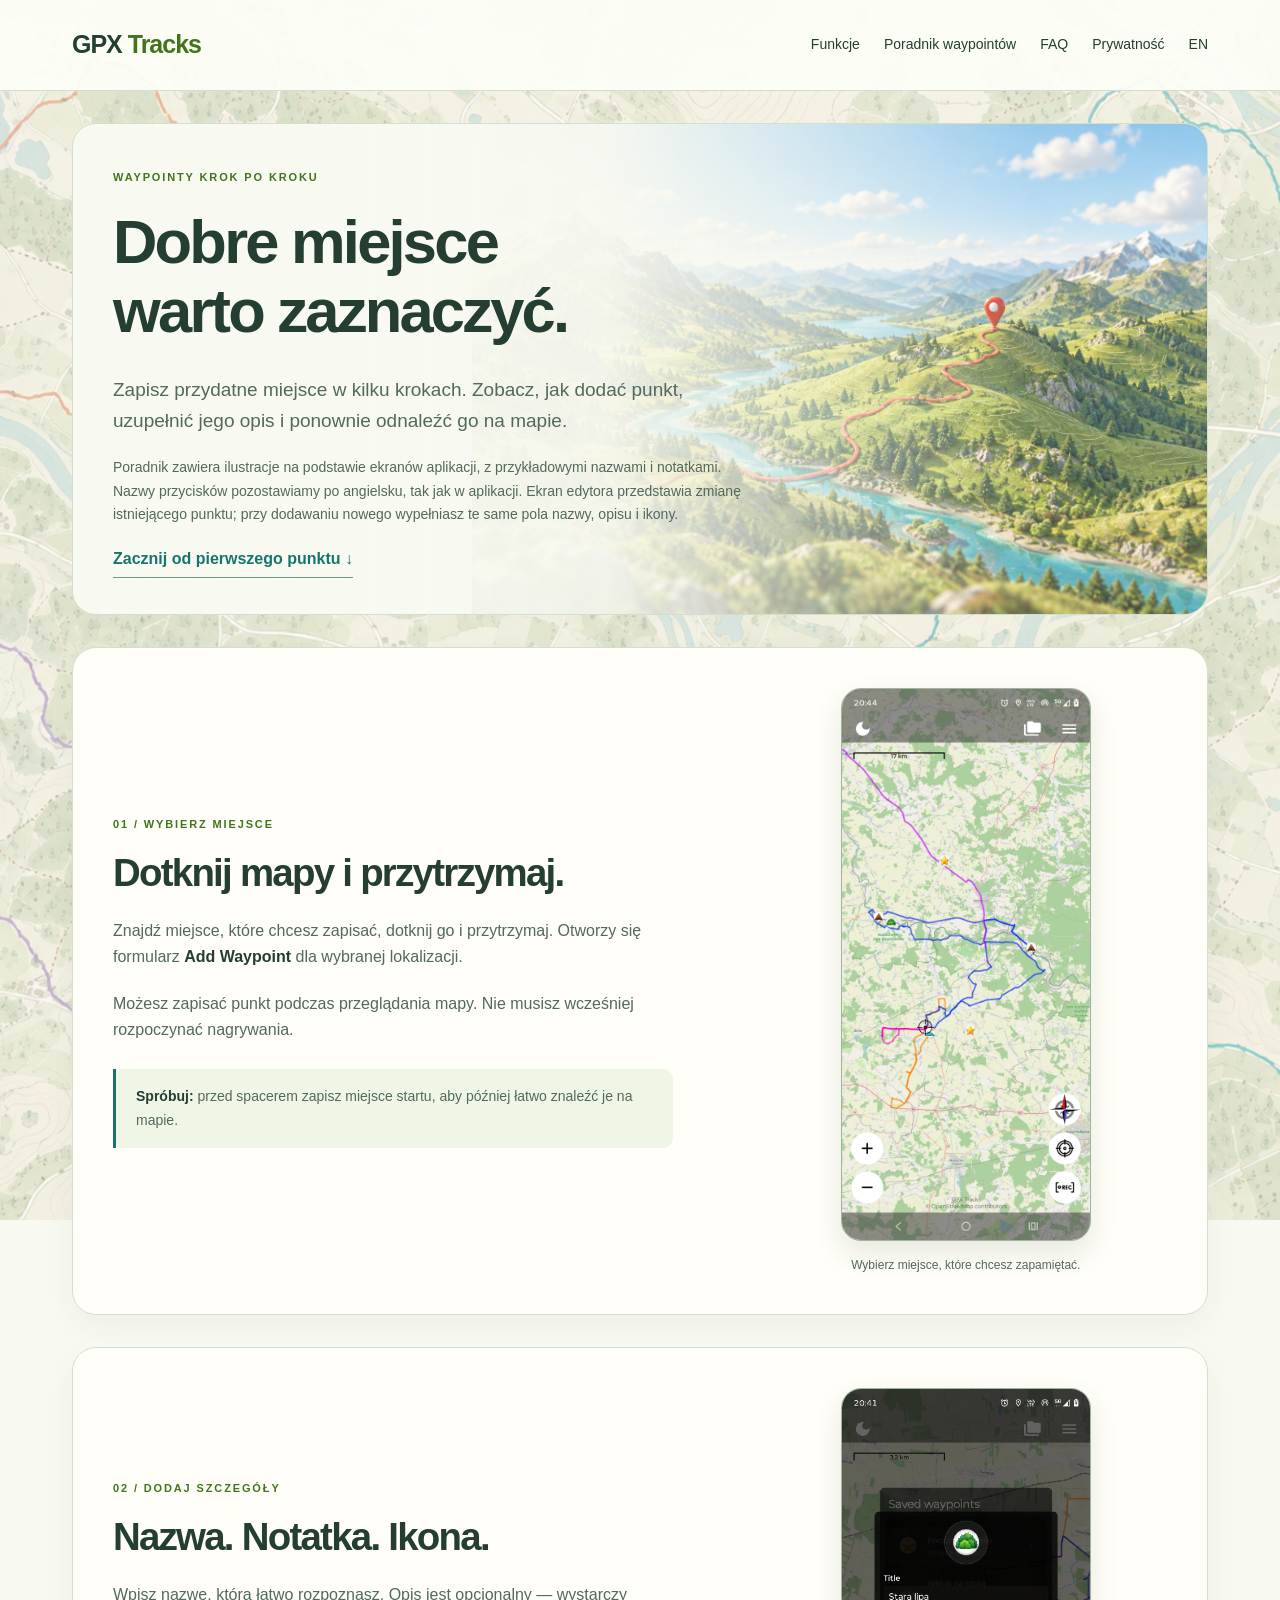
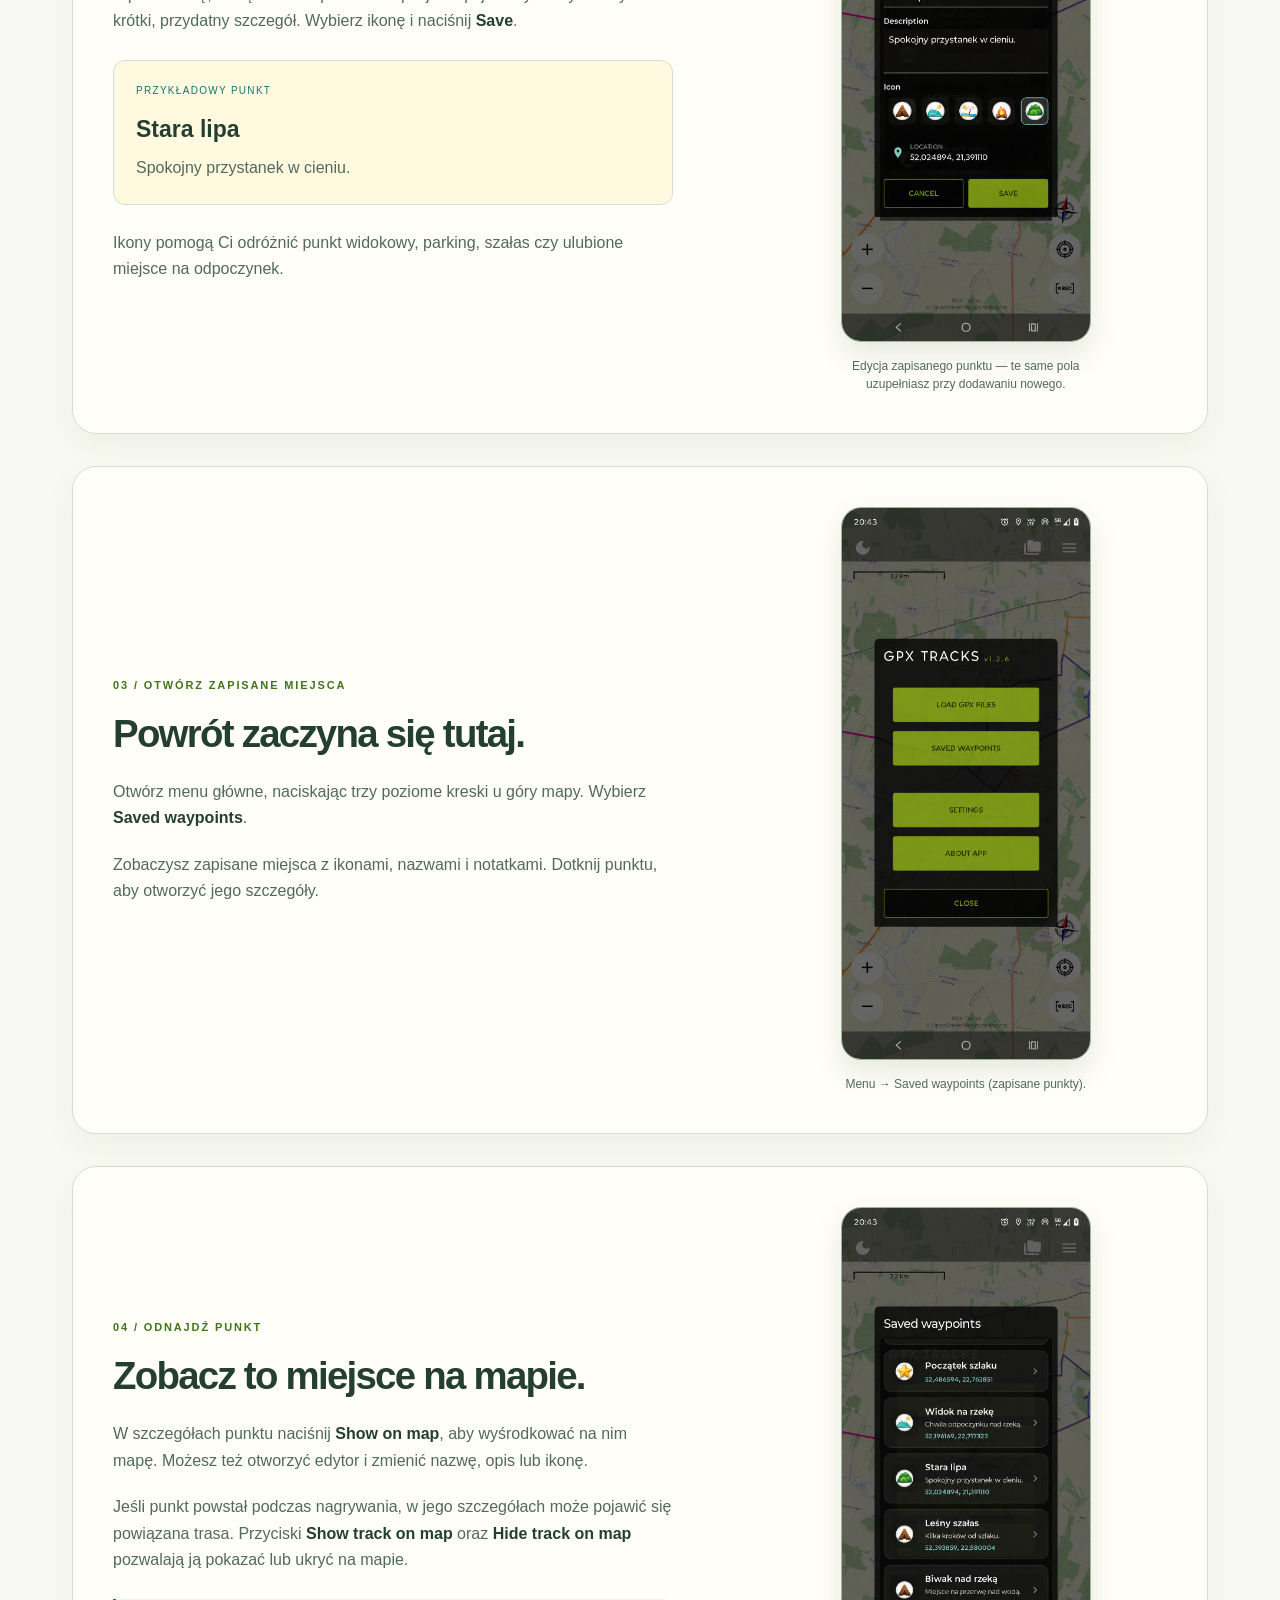
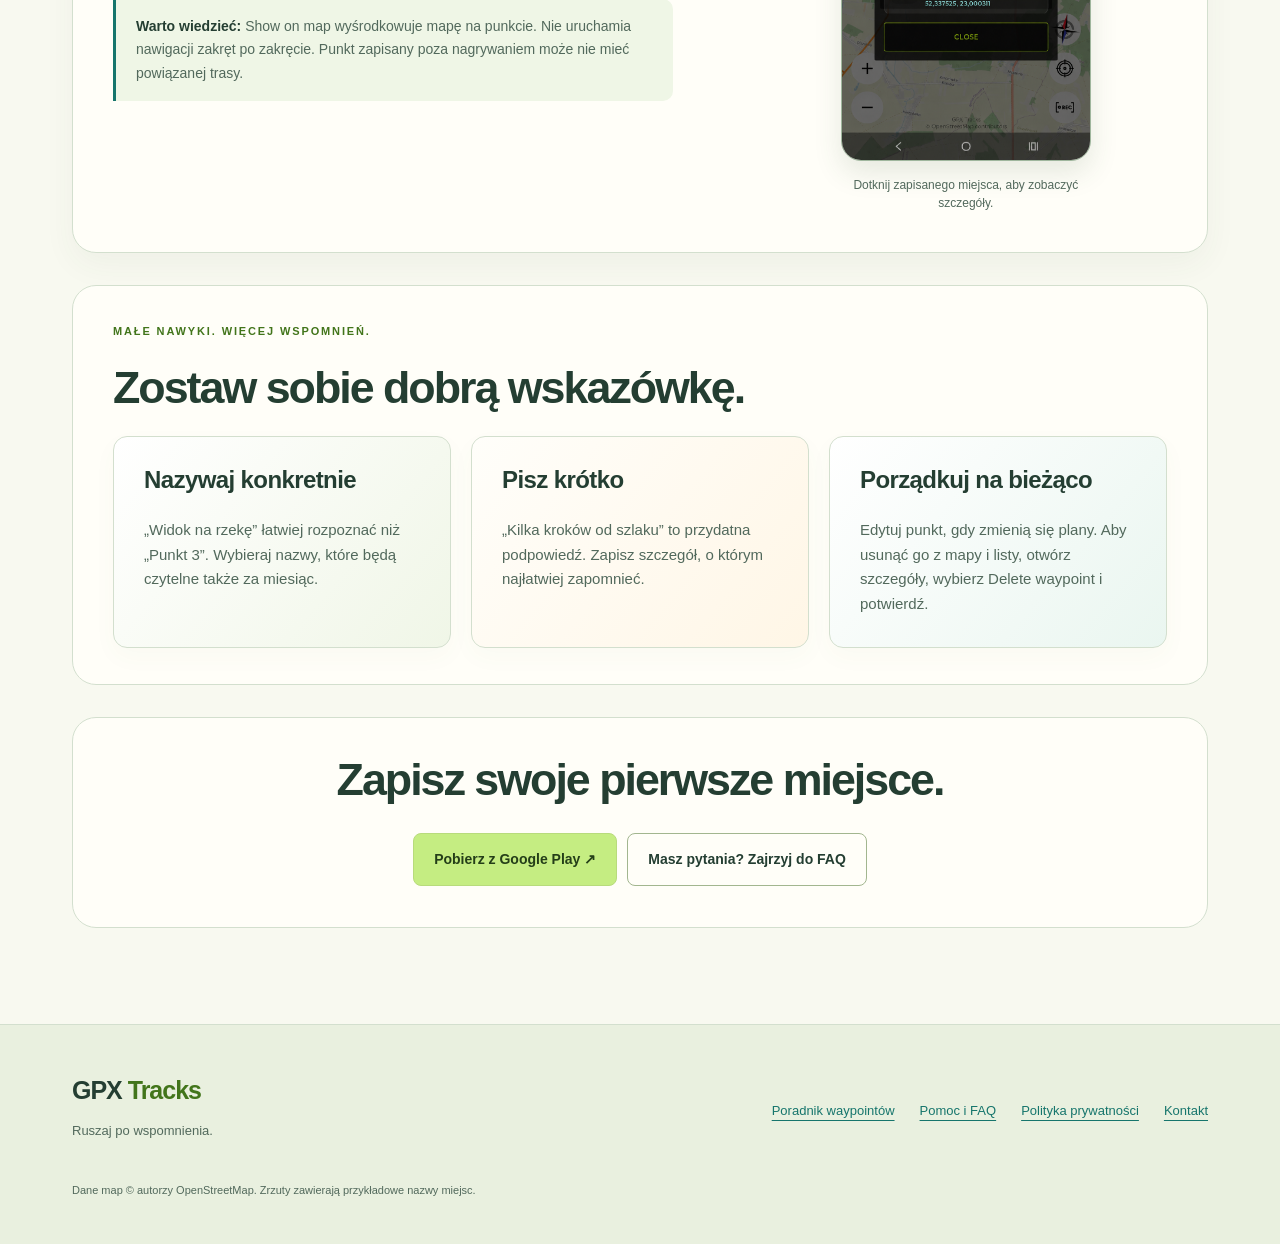
<file: waypoints-pl.html>
<!doctype html>
<html lang="pl"><head><meta charset="utf-8"><meta name="viewport" content="width=device-width, initial-scale=1"><meta name="description" content="Ilustrowany poradnik dodawania, edycji i odnajdywania waypointów w GPX Tracks na Androida."><meta name="theme-color" content="#f8f9f0"><title>Poradnik waypointów — GPX Tracks</title><link rel="stylesheet" href="style.css?v=20260919-guide"><link rel="alternate" hreflang="en" href="waypoints-en.html"><link rel="alternate" hreflang="pl" href="waypoints-pl.html"><script src="parallax.js" defer></script></head><body class="guide-page"><a class="skip-link" href="#content">Przejdź do treści</a><header><nav aria-label="Nawigacja główna"><a class="brand" href="index-pl.html">GPX <span>Tracks</span></a><div><a href="index-pl.html#features">Funkcje</a><a href="waypoints-pl.html">Poradnik waypointów</a><a href="faq.html">FAQ</a><a href="privacy.html">Prywatność</a><a href="waypoints-en.html" lang="en" aria-label="English version">EN</a></div></nav></header><main id="content"><div class="page-heading"><p class="eyebrow">WAYPOINTY KROK PO KROKU</p><h1>Dobre miejsce<br>warto zaznaczyć.</h1><p class="lead">Zapisz przydatne miejsce w kilku krokach. Zobacz, jak dodać punkt, uzupełnić jego opis i ponownie odnaleźć go na mapie.</p><p class="muted">Poradnik zawiera ilustracje na podstawie ekranów aplikacji, z przykładowymi nazwami i notatkami. Nazwy przycisków pozostawiamy po angielsku, tak jak w aplikacji. Ekran edytora przedstawia zmianę istniejącego punktu; przy dodawaniu nowego wypełniasz te same pola nazwy, opisu i ikony.</p><a class="text-link" href="#add">Zacznij od pierwszego punktu ↓</a></div>
<section id="add" class="guide-step"><div><p class="eyebrow">01 / WYBIERZ MIEJSCE</p><h2>Dotknij mapy i przytrzymaj.</h2><p>Znajdź miejsce, które chcesz zapisać, dotknij go i przytrzymaj. Otworzy się formularz <strong>Add Waypoint</strong> dla wybranej lokalizacji.</p><p>Możesz zapisać punkt podczas przeglądania mapy. Nie musisz wcześniej rozpoczynać nagrywania.</p><aside class="tip"><strong>Spróbuj:</strong> przed spacerem zapisz miejsce startu, aby później łatwo znaleźć je na mapie.</aside></div><figure class="phone-shot"><a href="assets/pl/waypoints-map.png" aria-label="Powiększ: Mapa z ikonami zapisanych punktów i kilkoma trasami"><img src="assets/pl/waypoints-map.png" alt="Mapa z ikonami zapisanych punktów i kilkoma trasami" loading="lazy" width="921" height="2048"></a><figcaption>Wybierz miejsce, które chcesz zapamiętać.</figcaption></figure></section>
<section class="guide-step"><div><p class="eyebrow">02 / DODAJ SZCZEGÓŁY</p><h2>Nazwa. Notatka. Ikona.</h2><p>Wpisz nazwę, którą łatwo rozpoznasz. Opis jest opcjonalny — wystarczy krótki, przydatny szczegół. Wybierz ikonę i naciśnij <strong>Save</strong>.</p><div class="example-note"><small>PRZYKŁADOWY PUNKT</small><strong>Stara lipa</strong><p>Spokojny przystanek w cieniu.</p></div><p>Ikony pomogą Ci odróżnić punkt widokowy, parking, szałas czy ulubione miejsce na odpoczynek.</p></div><figure class="phone-shot"><a href="assets/pl/waypoint-edit.png" aria-label="Powiększ: Edytor waypointu z nazwą Stara lipa i krótkim opisem"><img src="assets/pl/waypoint-edit.png" alt="Edytor waypointu z nazwą Stara lipa i krótkim opisem" loading="lazy" width="921" height="2048"></a><figcaption>Edycja zapisanego punktu — te same pola uzupełniasz przy dodawaniu nowego.</figcaption></figure></section>
<section class="guide-step"><div><p class="eyebrow">03 / OTWÓRZ ZAPISANE MIEJSCA</p><h2>Powrót zaczyna się tutaj.</h2><p>Otwórz menu główne, naciskając trzy poziome kreski u góry mapy. Wybierz <strong>Saved waypoints</strong>.</p><p>Zobaczysz zapisane miejsca z ikonami, nazwami i notatkami. Dotknij punktu, aby otworzyć jego szczegóły.</p></div><figure class="phone-shot"><a href="assets/pl/waypoints-menu.png" aria-label="Powiększ: Menu główne z przyciskiem Saved waypoints"><img src="assets/pl/waypoints-menu.png" alt="Menu główne z przyciskiem Saved waypoints" loading="lazy" width="921" height="2048"></a><figcaption>Menu → Saved waypoints (zapisane punkty).</figcaption></figure></section>
<section class="guide-step"><div><p class="eyebrow">04 / ODNAJDŹ PUNKT</p><h2>Zobacz to miejsce na mapie.</h2><p>W szczegółach punktu naciśnij <strong>Show on map</strong>, aby wyśrodkować na nim mapę. Możesz też otworzyć edytor i zmienić nazwę, opis lub ikonę.</p><p>Jeśli punkt powstał podczas nagrywania, w jego szczegółach może pojawić się powiązana trasa. Przyciski <strong>Show track on map</strong> oraz <strong>Hide track on map</strong> pozwalają ją pokazać lub ukryć na mapie.</p><aside class="tip"><strong>Warto wiedzieć:</strong> Show on map wyśrodkowuje mapę na punkcie. Nie uruchamia nawigacji zakręt po zakręcie. Punkt zapisany poza nagrywaniem może nie mieć powiązanej trasy.</aside></div><figure class="phone-shot"><a href="assets/pl/waypoints-list.png" aria-label="Powiększ: Lista waypointów z punktami Widok na rzekę i Stara lipa"><img src="assets/pl/waypoints-list.png" alt="Lista waypointów z punktami Widok na rzekę i Stara lipa" loading="lazy" width="921" height="2048"></a><figcaption>Dotknij zapisanego miejsca, aby zobaczyć szczegóły.</figcaption></figure></section>
<section><p class="eyebrow">MAŁE NAWYKI. WIĘCEJ WSPOMNIEŃ.</p><h2>Zostaw sobie dobrą wskazówkę.</h2><div class="grid"><article class="card"><h3>Nazywaj konkretnie</h3><p>„Widok na rzekę” łatwiej rozpoznać niż „Punkt 3”. Wybieraj nazwy, które będą czytelne także za miesiąc.</p></article><article class="card"><h3>Pisz krótko</h3><p>„Kilka kroków od szlaku” to przydatna podpowiedź. Zapisz szczegół, o którym najłatwiej zapomnieć.</p></article><article class="card"><h3>Porządkuj na bieżąco</h3><p>Edytuj punkt, gdy zmienią się plany. Aby usunąć go z mapy i listy, otwórz szczegóły, wybierz Delete waypoint i potwierdź.</p></article></div></section>
<section class="closing"><h2>Zapisz swoje pierwsze miejsce.</h2><a class="button" href="https://play.google.com/store/apps/details?id=pl.smolisoft.gpxtracker">Pobierz z Google Play ↗</a><a class="button secondary" href="faq.html">Masz pytania? Zajrzyj do FAQ</a></section></main><footer><div><a class="brand" href="index-pl.html">GPX <span>Tracks</span></a><p>Ruszaj po wspomnienia.</p></div><div><a href="waypoints-pl.html">Poradnik waypointów</a><a href="faq.html">Pomoc i FAQ</a><a href="privacy.html">Polityka prywatności</a><a href="mailto:trackergpx@gmail.com">Kontakt</a></div><small>Dane map © autorzy OpenStreetMap. Zrzuty zawierają przykładowe nazwy miejsc.</small></footer></body></html>
</file>
<file: style.css>
/* Wspólny motyw strony aplikacji, poradnika i polityki. */
:root{color-scheme:light;--bg:#f8f9f0;--panel:#eff6e6;--text:#243e32;--muted:#52695c;--lime:#42751b;--teal:#16756c;--line:#d3dfce;--dark:#101815}*{box-sizing:border-box}html{scroll-behavior:smooth;scroll-padding-top:30px}body{margin:0;background:#f8f9f0;isolation:isolate;color:var(--text);font-family:Arial,Helvetica,sans-serif;line-height:1.65}a{color:var(--teal);text-underline-offset:5px}a:hover{color:var(--lime)}a:focus-visible,summary:focus-visible{outline:3px solid var(--lime);outline-offset:6px}img{display:block;max-width:100%;height:auto}figure{margin:0}header{border-bottom:1px solid var(--line);background:#fcfdf6f2}nav{max-width:1200px;margin:auto;min-height:90px;padding:20px 32px;display:flex;align-items:center;justify-content:space-between;gap:24px}nav div{display:flex;gap:24px;flex-wrap:wrap}nav a{text-decoration:none;color:var(--text);font-size:14px}.brand{font-size:25px;font-weight:800;letter-spacing:-1px;color:var(--text);text-decoration:none;white-space:nowrap}.brand span{color:var(--lime)}main{max-width:1200px;margin:auto;padding:0 32px 64px}section{margin:90px 0}h1,h2,h3,p{margin-top:0}h1,h2,h3{line-height:1.12;letter-spacing:-.045em}h1{font-size:clamp(44px,5.5vw,76px);font-weight:650;margin-bottom:28px}h2{font-size:clamp(30px,3.5vw,46px);font-weight:600;margin-bottom:24px}h3{font-size:24px;letter-spacing:-.025em}p{color:var(--muted);margin-bottom:20px}strong{color:var(--text)}.eyebrow{font-size:11px;font-weight:700;letter-spacing:.17em;color:var(--lime);margin-bottom:22px}.lead{font-size:20px;line-height:1.65;max-width:610px}.micro,.muted,.updated{font-size:14px;color:var(--muted)}.button{display:inline-flex;align-items:center;justify-content:center;gap:16px;background:#c5ed82;color:#243e18;border:1px solid #b8db7c;border-radius:8px;padding:14px 20px;text-decoration:none;font-weight:700;font-size:14px;min-height:50px}.button:hover{background:#d1f59a;color:#101815}.button.secondary{background:transparent;color:var(--text);border-color:#a2b68f}.button.secondary:hover{background:#e9f1dc}.actions{display:flex;flex-wrap:wrap;gap:12px;margin:30px 0 22px}.text-link{display:inline-block;font-weight:700;text-decoration:none;border-bottom:1px solid #75958b;padding-bottom:5px}.skip-link{position:absolute;left:20px;top:-100px;background:#c5ed82;color:#243e18;padding:12px;z-index:10}.skip-link:focus{top:10px}
/* Oddzielamy ekran aplikacji od nagłówka, aby zachować czytelność obu elementów. */
.landing-hero{display:grid;grid-template-columns:1.3fr .7fr;gap:68px;align-items:center;margin:58px 0 48px;min-height:670px}.hero-copy em{font-style:normal;color:var(--lime)}.hero-device{position:relative;max-width:300px;margin:0 auto;transform:rotate(4deg);padding:8px;border:1px solid #607364;border-radius:35px;background:#080d0a;box-shadow:15px 25px 60px #456f4933}.hero-device>img{border-radius:27px;width:100%}.floating-note{position:absolute;bottom:105px;left:-72px;right:-25px;display:flex;align-items:center;gap:14px;background:#fffef4f5;border:1px solid #c7d6b5;padding:18px;border-radius:12px;transform:rotate(-4deg);box-shadow:0 15px 35px #355a3920;font-size:15px;font-weight:700}.floating-note>span{font-size:30px;color:var(--lime)}.floating-note small{display:block;font-size:12px;font-weight:400;color:var(--muted)}.value-strip{display:flex;justify-content:space-between;gap:20px;border-top:1px solid var(--line);border-bottom:1px solid var(--line);padding:24px 0;color:var(--muted);font-size:14px}.value-strip span:before{content:'↗';color:var(--lime);margin-right:12px}.section-heading{max-width:730px}.grid{display:grid;grid-template-columns:repeat(auto-fit,minmax(220px,1fr));gap:20px}.card{padding:30px;background:linear-gradient(130deg,#ffffff,#f0f6e7);border:1px solid var(--line);border-radius:14px}.card p{font-size:15px;margin-bottom:0}.feature-number{display:block;color:var(--teal);font-size:11px;letter-spacing:.13em;margin-bottom:45px}.waypoint-feature,.library-feature,.guide-step{display:grid;grid-template-columns:1fr 1fr;gap:80px;align-items:center}.waypoint-feature{background:linear-gradient(130deg,#edf5de,#dcefe8);border:1px solid var(--line);border-radius:22px;padding:52px}.plain-list{padding:0;list-style:none;color:var(--muted)}.plain-list li{padding:12px 0;border-bottom:1px solid var(--line)}.plain-list strong{display:block}.phone-shot{max-width:295px;margin:0 auto}.phone-shot img{width:100%;border-radius:20px;border:1px solid #afc0a5;box-shadow:0 18px 45px #3c634b24}.phone-shot a{display:block;border-radius:20px}.phone-shot figcaption{font-size:12px;color:var(--muted);text-align:center;margin-top:15px}.steps{list-style:none;padding:0;display:grid;grid-template-columns:repeat(3,1fr);gap:35px;margin:38px 0}.steps span{font-size:34px;color:var(--teal);font-weight:400}.steps h3{margin:18px 0 14px}.steps p{font-size:15px}.library-feature figure{max-width:390px;margin:auto}.library-feature img{border-radius:18px;border:1px solid var(--line)}.privacy-feature{max-width:850px;padding:44px;border-left:3px solid var(--teal);background:#edf5e5}.closing{text-align:center;padding-top:35px;border-top:1px solid var(--line)}.closing h2{margin-top:35px}.closing p{margin-top:20px}.closing .button{margin:5px}.legacy-banner{width:100%;max-width:850px;margin:0 auto 45px;border:1px solid var(--line);border-radius:16px}footer{padding:45px max(24px,calc((100vw - 1136px)/2));border-top:1px solid var(--line);background:#e9f0df;display:flex;justify-content:space-between;gap:30px;flex-wrap:wrap}footer p{font-size:13px;margin:9px 0}footer>div:nth-child(2){display:flex;flex-wrap:wrap;align-items:center;gap:25px;font-size:13px}footer small{width:100%;font-size:11px;color:var(--muted)}.page-heading{padding:80px 0 35px;max-width:800px}.page-heading .muted{max-width:640px}.guide-step{border-top:1px solid var(--line);padding-top:60px;scroll-margin-top:30px}.guide-step>div{max-width:530px}.tip{color:var(--muted);font-size:14px;border-left:3px solid var(--teal);padding:16px 20px;background:var(--panel);margin:26px 0}.example-note{border:1px solid var(--line);border-radius:12px;padding:22px;margin:25px 0;background:#fff9df}.example-note small{display:block;font-size:10px;letter-spacing:.13em;color:var(--teal);margin-bottom:12px}.example-note strong{font-size:23px}.example-note p{margin:6px 0 0}.faq-list{max-width:870px;margin-top:20px}.faq-list details{border-bottom:1px solid var(--line);padding:22px 0}.faq-list summary{cursor:pointer;font-size:20px;font-weight:600;line-height:1.4}.faq-list details p{margin:16px 0 2px;max-width:750px}.faq-list details:target{background:#e6f3d5;padding:22px;border-radius:10px}.policy,main:has(.updated){max-width:870px;padding:55px 35px;background:#fffef8f5;margin:40px auto;border:1px solid var(--line);border-radius:16px}.policy h1{font-size:45px}.policy h2{font-size:25px;margin-top:35px}.policy p,.policy li{font-size:16px}.policy code{overflow-wrap:anywhere}li{margin-bottom:10px}
/* Zgodność z wcześniejszymi stronami PL podczas etapowego tłumaczenia. */
.hero{padding:60px 0;max-width:800px}.hero .button{margin:8px 8px 8px 0}.visual{display:none}.screenshots{display:grid;grid-template-columns:repeat(auto-fit,minmax(160px,1fr));gap:20px}.screenshots img{border-radius:15px}
@media(min-width:1500px){.landing-hero{min-height:720px}}@media(max-width:900px){nav{align-items:flex-start;gap:18px}nav div{gap:14px}.landing-hero{gap:30px;grid-template-columns:1.15fr .85fr}.hero-device{max-width:250px}.floating-note{left:-30px;right:-10px;font-size:12px;padding:12px}.floating-note small{font-size:10px}.waypoint-feature,.library-feature,.guide-step{gap:35px}.waypoint-feature{padding:30px}.feature-grid{grid-template-columns:1fr}.feature-number{margin-bottom:22px}.steps{gap:20px}.grid{gap:14px}}@media(max-width:640px){nav{padding:20px;flex-direction:column;gap:15px}nav div{gap:12px 18px}nav a{font-size:12px}nav .brand{font-size:25px}main{padding:0 20px 40px}section{margin:60px 0}.landing-hero{grid-template-columns:1fr;margin-top:38px;gap:38px}.hero-copy h1{font-size:47px}.lead{font-size:18px}.actions{flex-direction:column;align-items:stretch}.micro{font-size:12px}.hero-device{max-width:240px;transform:rotate(3deg);margin-bottom:20px}.floating-note{left:-30px;right:-30px;bottom:95px}.value-strip{flex-direction:column;gap:12px;font-size:13px;padding:20px 0}.waypoint-feature,.library-feature,.guide-step{grid-template-columns:1fr;gap:30px}.waypoint-feature{padding:25px 20px;margin-left:-4px;margin-right:-4px}.phone-shot{max-width:270px}.steps{grid-template-columns:1fr;gap:5px}.steps li{padding:18px 0;border-bottom:1px solid var(--line)}.steps span{float:left;margin-right:22px;font-size:25px}.steps h3{margin-top:7px}.steps p{margin-bottom:0}.privacy-feature{padding:25px}.page-heading{padding-top:48px}.guide-step{padding-top:35px}.policy,main:has(.updated){margin:25px 12px;padding:30px 22px}.policy h1{font-size:37px}.policy h2{font-size:24px}.closing .button{display:flex}.card{padding:25px}.library-feature figure{max-width:300px}.library-feature>div{order:-1}footer{padding:32px 22px;flex-direction:column}footer>div:nth-child(2){gap:18px}.hero{padding:40px 0}.hero h1{font-size:42px}}
@media(prefers-reduced-motion:reduce){html{scroll-behavior:auto}}

.extra-gallery{grid-template-columns:repeat(3,1fr);gap:45px;max-width:900px;margin:35px auto}.extra-gallery figcaption{font-size:13px;text-align:center;color:var(--muted);margin-top:16px}@media(max-width:640px){.extra-gallery{grid-template-columns:1fr;max-width:270px;gap:35px}}

/* Leśna ilustracja i ciepłe akcenty rozjaśniają stronę bez zasłaniania treści. */
.landing-hero{position:relative;isolation:isolate;padding:40px 28px;border-radius:28px;background:linear-gradient(90deg,#f7faed 0%,#f7faedf5 39%,#f7faed80 63%,#f7faed00 100%),url('assets/sunny-trail.png') right center/auto 100% no-repeat;border:1px solid #dae6ca;box-shadow:0 18px 50px #5277410b}
.hero-copy{position:relative;z-index:1}.hero-copy .eyebrow{color:#42751b}.hero-device{max-width:270px}.floating-note{left:-45px;right:-12px}
.value-strip{background:#f0f6e5;border-radius:14px;border:1px solid #d6e3ca;padding:24px}.value-strip span:before{color:#bc5a2d}
.feature-icon{display:flex;align-items:center;justify-content:center;width:58px;height:58px;margin-bottom:25px;background:#e4f0cb;color:#568323;border-radius:18px;transform:rotate(-5deg)}.feature-icon svg{width:29px;height:29px;transform:rotate(5deg)}.card:nth-child(2) .feature-icon{background:#fff0d7;color:#ba652d}.card:nth-child(3) .feature-icon{background:#daf0eb;color:#16756c}.feature-number{margin-bottom:22px}.card{box-shadow:0 9px 25px #54774608}.card:nth-child(2){background:linear-gradient(130deg,#fffefa,#fff6e6)}.card:nth-child(3){background:linear-gradient(130deg,#ffffff,#eaf6f0)}
.waypoint-feature{position:relative;overflow:hidden}.waypoint-feature:before{content:'';position:absolute;right:-60px;top:-70px;width:300px;height:300px;border:45px solid #c2e5b650;border-radius:50%;pointer-events:none}.waypoint-feature>*{position:relative}
.library-feature figure{padding:10px;background:#fffdf3;border-radius:22px;box-shadow:0 18px 45px #47603b20;transform:rotate(-2deg)}.steps span{color:#a75828}.steps li{border-top:3px solid #bfdd8a;padding-top:16px}.steps li:nth-child(2){border-color:#efc382}.steps li:nth-child(3){border-color:#8bcabe}
.page-heading{max-width:none;padding-right:30%;background:linear-gradient(90deg,#f8f9f0 0%,#f8f9f0f5 47%,#f8f9f040 85%),url('assets/sunny-trail.png') right center/auto 100% no-repeat;border-radius:0 0 26px 26px}.page-heading h1{max-width:750px}.page-heading .lead,.page-heading .muted{max-width:650px}.faq-list{background:#ffffffb5;border-radius:18px;padding:8px 28px;border:1px solid var(--line)}.faq-list details:last-child{border-bottom:0}.legacy-banner{box-shadow:0 15px 35px #36583b1a}
@media(max-width:900px){.landing-hero{gap:26px;padding:30px 22px}.hero-device{max-width:230px}.page-heading{padding-right:18%}}
@media(max-width:640px){.landing-hero{margin-left:-6px;margin-right:-6px;padding:28px 20px;background:linear-gradient(180deg,#f7faed 0%,#f7faed 40%,#f7faedbd 56%,#f7faed10 80%),url('assets/sunny-trail.png') center bottom/auto 58% no-repeat}.hero-copy h1{font-size:clamp(34px,10.8vw,43px)}.floating-note{left:-24px;right:-24px}.value-strip{padding:20px}.page-heading{padding:40px 0 30px;background:linear-gradient(90deg,#f8f9f0f5,#f8f9f0d9),url('assets/sunny-trail.png') center/cover}.faq-list{padding:5px 18px}.steps li{padding-top:20px}.library-feature figure{transform:none}}

/* Zapas pod ekranem pozwala przesuwać mapę wolniej od treści bez odsłaniania jej krawędzi. */
body:before{content:"";position:fixed;inset:0 0 calc(-1 * var(--map-travel, 0px));transform:translate3d(0,var(--map-offset, 0px),0);z-index:-1;pointer-events:none;background:linear-gradient(#f8f9f073,#f8f9f073),url('assets/map-tracks-background.png') center/cover no-repeat}
@media(max-width:640px){body:before{background-image:linear-gradient(#f8f9f09c,#f8f9f09c),url('assets/map-tracks-background.png');background-position:42% center}}

@media(prefers-reduced-motion:reduce){body:before{inset:0;transform:none}}

/* Poradnik potrzebuje jednolitego podkładu pod instrukcją, aby mapa nie konkurowała z tekstem. */
.guide-page .page-heading{margin-top:32px;padding:44px 38% 36px 40px;border:1px solid var(--line);border-radius:24px;background-color:var(--bg)}
.guide-page .page-heading h1{font-size:clamp(38px,4.8vw,64px)}
.guide-page .page-heading .lead{font-size:19px}
.guide-page .guide-step{grid-template-columns:minmax(0,1.2fr) minmax(0,.8fr);gap:48px;margin:32px 0;padding:40px;background:#fffef8;border:1px solid var(--line);border-radius:24px;box-shadow:0 12px 32px #36583b0d}
.guide-page .guide-step>div{min-width:0;max-width:560px}
.guide-page .guide-step h2{font-size:clamp(28px,3vw,40px);text-wrap:balance}
.guide-page .guide-step .eyebrow{margin-bottom:18px}
.guide-page .guide-step .phone-shot{width:100%;max-width:250px;min-width:0}
.guide-page .guide-step .phone-shot img{background:var(--panel);border:1px solid #9fb69d;box-shadow:0 12px 28px #36583b20}
.guide-page .guide-step .phone-shot figcaption{color:var(--muted);line-height:1.5}
.guide-page .tip{margin-bottom:0;border-radius:0 10px 10px 0}
.guide-page main>section:not(.guide-step){background:#fffef8;border:1px solid var(--line);border-radius:24px;padding:36px 40px;margin:32px 0}
.guide-page .closing h2{margin-top:0}
@media(max-width:900px){.guide-page .page-heading{padding:32px 25% 30px 30px}.guide-page .guide-step{gap:28px;padding:30px}}
@media(max-width:640px){.guide-page main{padding:0 16px 32px}.guide-page .page-heading{margin-top:20px;padding:28px 22px;border-radius:18px}.guide-page .page-heading h1{font-size:clamp(32px,9vw,43px)}.guide-page .page-heading .lead{font-size:18px}.guide-page .guide-step{grid-template-columns:minmax(0,1fr);gap:24px;padding:26px 22px;margin:22px 0;border-radius:18px}.guide-page .guide-step .phone-shot{max-width:240px}.guide-page .guide-step p,.guide-page .guide-step strong{overflow-wrap:anywhere}.guide-page main>section:not(.guide-step){padding:26px 22px;border-radius:18px;margin:22px 0}.guide-page .grid{grid-template-columns:minmax(0,1fr)}.guide-page .tip{padding:14px 16px}.guide-page .eyebrow{letter-spacing:.12em}}
</file>
